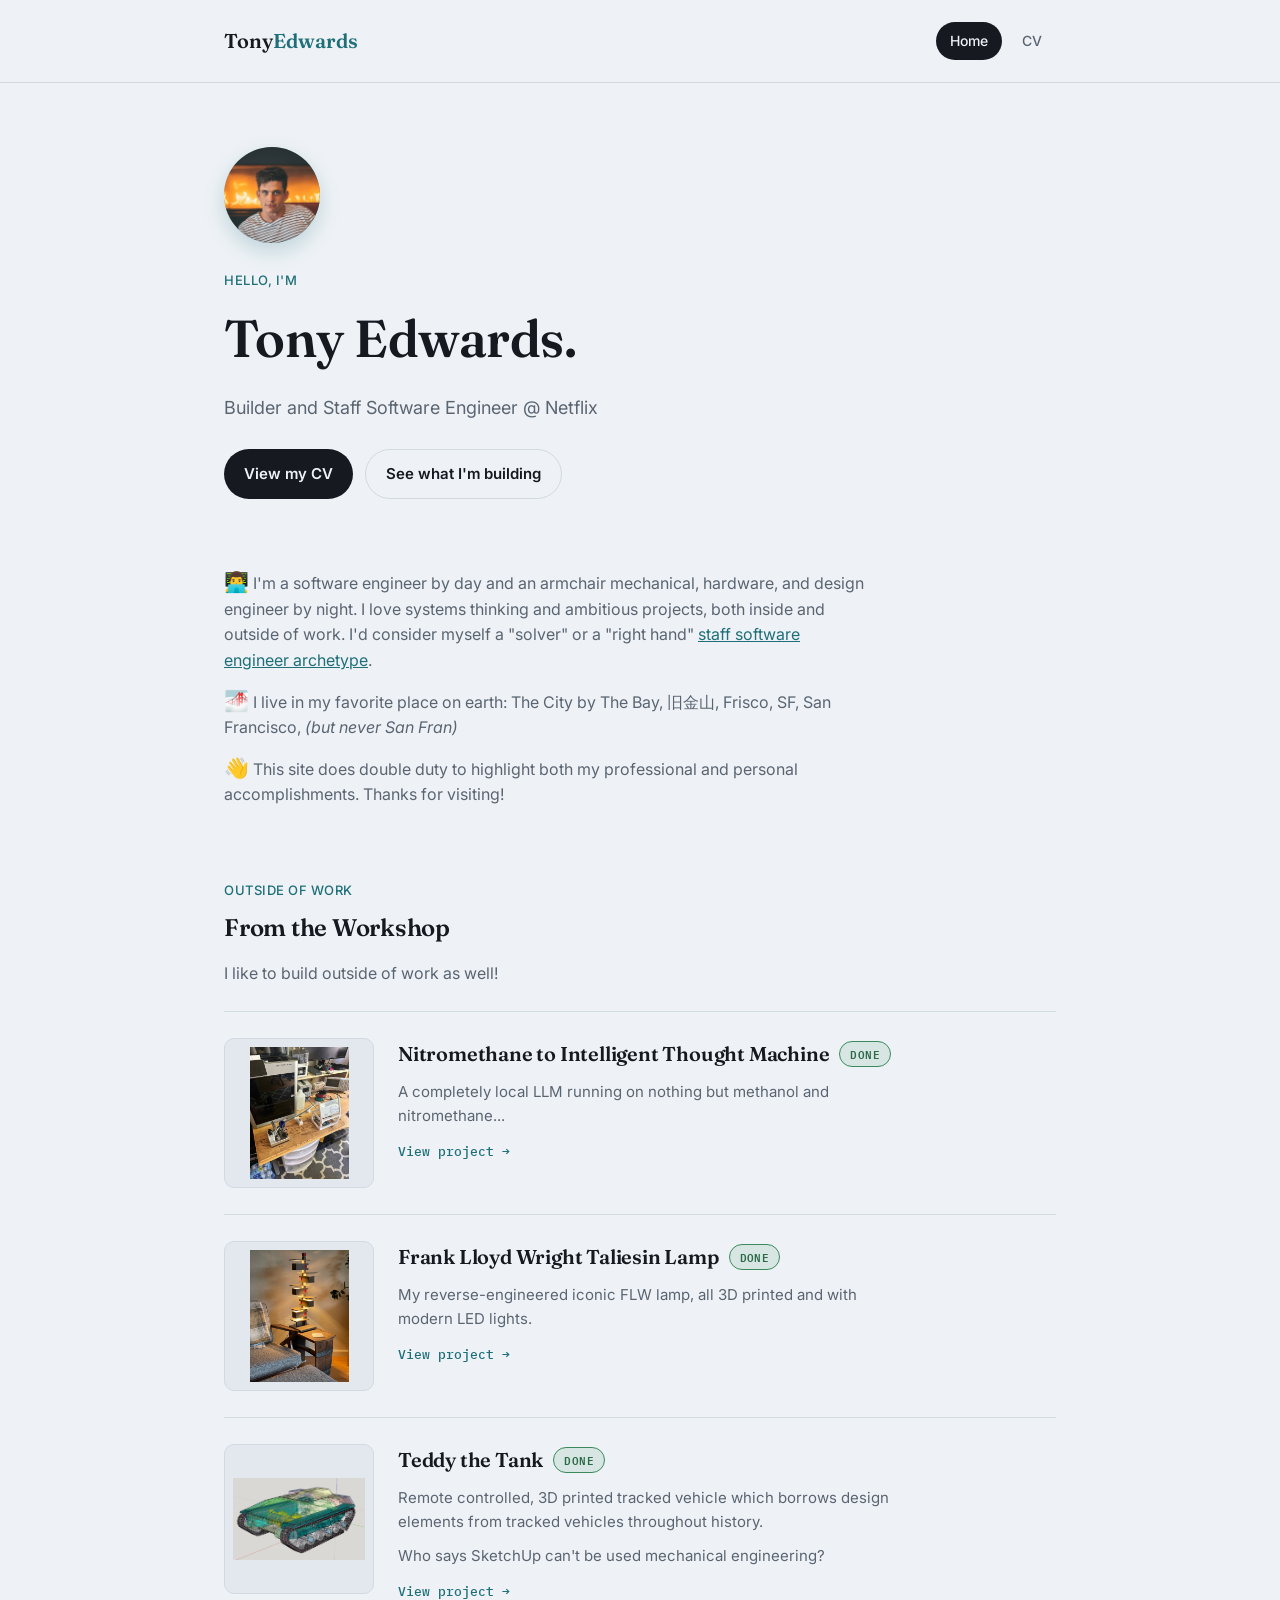
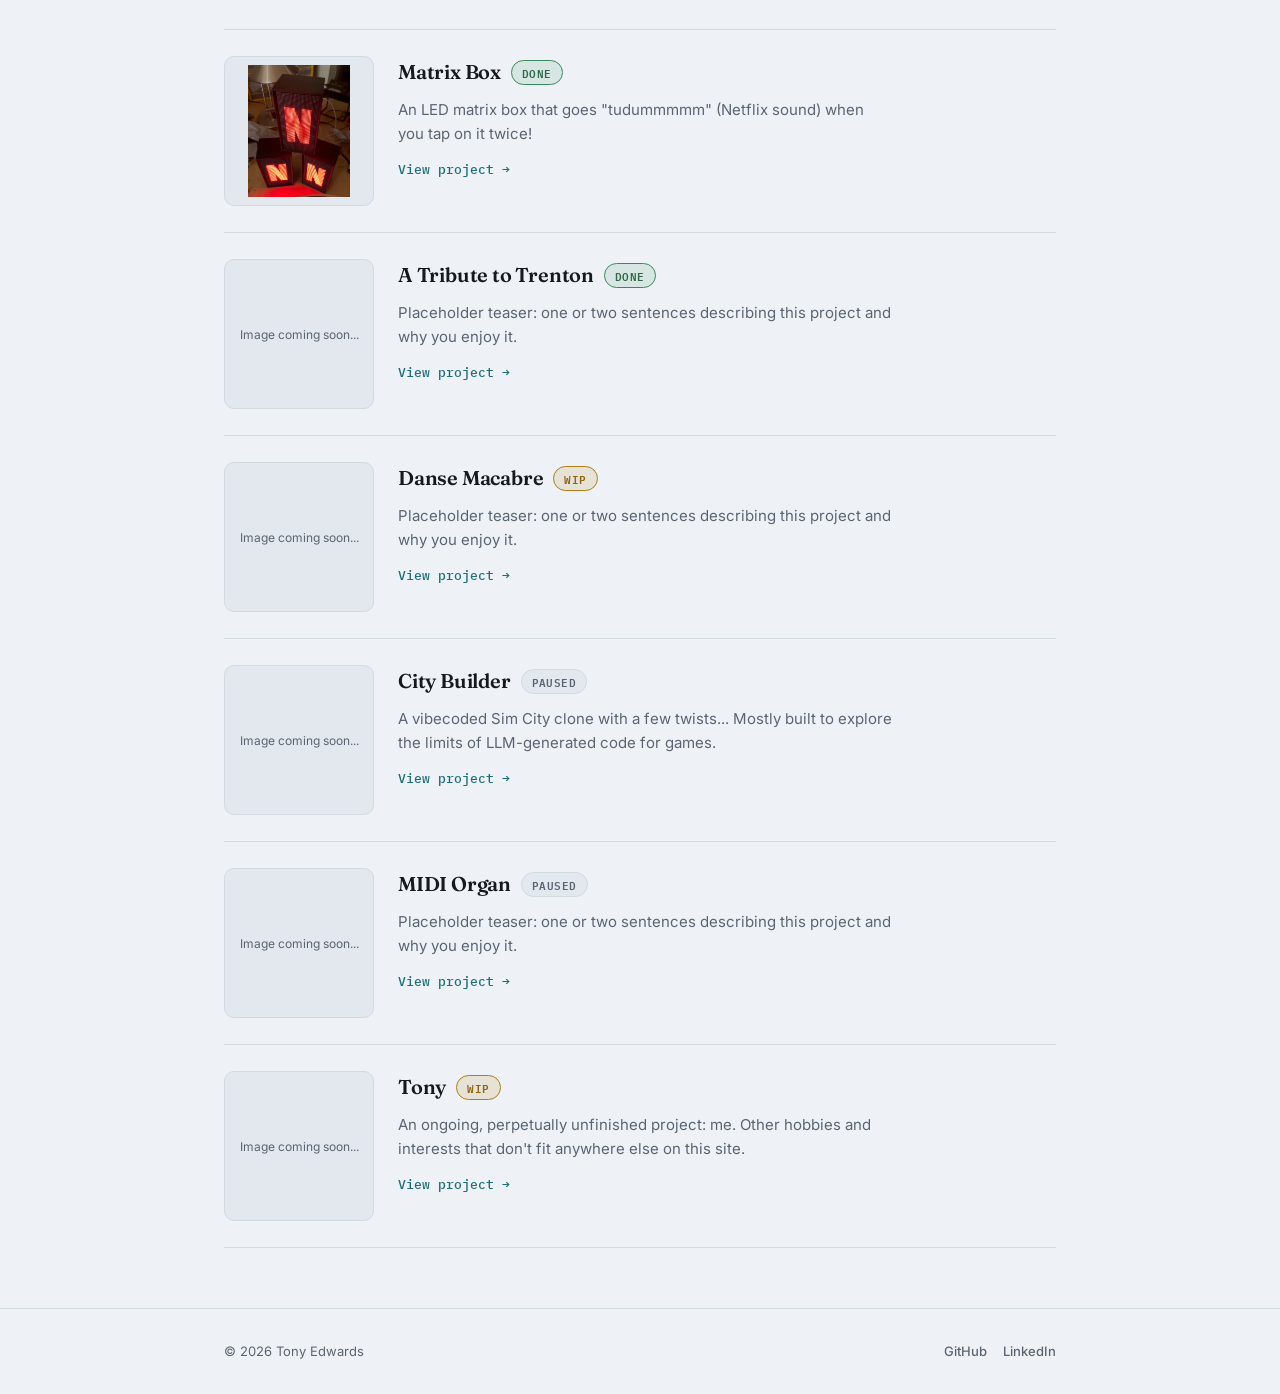
<file: index.html>
<!doctype html>
<html lang="en">

<head>
    <meta charset="utf-8" />
    <meta name="viewport" content="width=device-width,initial-scale=1" />
    <title>Tony Edwards - Engineer</title>
    <meta name="description" content="Tony Edwards - Engineer" />
    <link rel="stylesheet" href="/style.css" />
    <link rel="icon"
        href="data:image/svg+xml,<svg xmlns=%22http://www.w3.org/2000/svg%22 viewBox=%220 0 100 100%22><text y=%22.9em%22 font-size=%2290%22>%F0%9F%91%8B</text></svg>" />
</head>

<body>
    <header class="site-header">
        <div class="wrap">
            <a class="wordmark" href="/">Tony<span>Edwards</span></a>
            <nav class="main-nav" aria-label="Primary navigation">
                <a href="/" class="active">Home</a>
                <a href="/cv.html">CV</a>
            </nav>
        </div>
    </header>

    <main>
        <section class="hero wrap">
            <div class="portrait"><img src="/images/tony.jpeg" alt="Tony Edwards" /></div>
            <div class="kicker">Hello, I'm</div>
            <h1>Tony Edwards.</h1>
            <p class="lead">
                Builder and Staff Software Engineer @ Netflix
            </p>
            <div class="btn-row">
                <a class="btn btn-primary" href="/cv.html">View my CV</a>
                <a class="btn btn-outline" href="#workshop">See what I'm building</a>
            </div>
        </section>

        <section class="about wrap">
            <!-- 🔧 🏗️ -->
            <p>
                <a class="emoji">👨‍💻</a> I'm a software engineer by day and an armchair mechanical, hardware, and design engineer by night.
                I love systems thinking and ambitious projects, both inside and outside of work.
                I'd consider myself a "solver" or a "right hand" <a href="https://staffeng.com/guides/staff-archetypes/"
                    target="_blank">staff software engineer archetype</a>.
            </p>
            <p>
                <a class="emoji">🌁</a> I live in my favorite place on earth: The City by The Bay, 旧金山, Frisco, SF, San Francisco, <i>(but never
                San Fran)</i>
            </p>
            <p>
                <a class="emoji">👋</a> This site does double duty to highlight both my professional and personal accomplishments. Thanks for
                visiting!
            </p>
        </section>

        <section class="wrap" id="workshop">
            <div class="section-head">
                <span class="kicker">Outside of work</span>
                <h2>From the Workshop</h2>
                <p>I like to build outside of work as well!</p>
            </div>

            <div class="workshop-list">
                <a class="workshop-card" href="/projects/nitrollm/">
                    <div class="workshop-photo"><img src="/projects/nitrollm/images/total.jpeg" /></div>
                    <div class="workshop-text">
                        <div class="title-row">
                            <h3>Nitromethane to Intelligent Thought Machine</h3>
                            <span class="status-tag status-done">Done</span>
                        </div>
                        <p>A completely local LLM running on nothing but methanol and nitromethane...</p>
                        <span class="go">View project →</span>
                    </div>
                </a>

                <a class="workshop-card" href="/projects/flwlamp/">
                    <div class="workshop-photo"><img src="/projects/flwlamp/images/lamp.jpg" /></div>
                    <div class="workshop-text">
                        <div class="title-row">
                            <h3>Frank Lloyd Wright Taliesin Lamp</h3>
                            <span class="status-tag status-done">Done</span>
                        </div>
                        <p>My reverse-engineered iconic FLW lamp, all 3D printed and with modern LED lights.</p>
                        <span class="go">View project →</span>
                    </div>
                </a>

                <a class="workshop-card" href="/projects/teddy-tank/">
                    <div class="workshop-photo"><img src="/projects/teddy-tank/images/xray.png" /></div>
                    <div class="workshop-text">
                        <div class="title-row">
                            <h3>Teddy the Tank</h3>
                            <span class="status-tag status-done">Done</span>
                        </div>
                        <p>Remote controlled, 3D printed tracked vehicle which borrows design elements from tracked
                            vehicles throughout history.</p>
                            <p>Who says SketchUp can't be used mechanical engineering?</p>
                        <span class="go">View project →</span>
                    </div>
                </a>

                <a class="workshop-card" href="/projects/matrixbox/">
                    <div class="workshop-photo"><img src="/projects/matrixbox/images/matrixbox.png" /></div>
                    <div class="workshop-text">
                        <div class="title-row">
                            <h3>Matrix Box</h3>
                            <span class="status-tag status-done">Done</span>
                        </div>
                        <p>An LED matrix box that goes "tudummmmm" (Netflix sound) when you tap on it twice!</p>
                        <span class="go">View project →</span>
                    </div>
                </a>

                <a class="workshop-card" href="/projects/tribute-to-trenton/">
                    <div class="workshop-photo">Image coming soon...</div>
                    <div class="workshop-text">
                        <div class="title-row">
                            <h3>A Tribute to Trenton</h3>
                            <span class="status-tag status-done">Done</span>
                        </div>
                        <p>Placeholder teaser: one or two sentences describing this project and why you enjoy it.</p>
                        <span class="go">View project →</span>
                    </div>
                </a>

                <a class="workshop-card" href="/projects/danse-macabre/">
                    <div class="workshop-photo">Image coming soon...</div>
                    <div class="workshop-text">
                        <div class="title-row">
                            <h3>Danse Macabre</h3>
                            <span class="status-tag status-wip">WIP</span>
                        </div>
                        <p>Placeholder teaser: one or two sentences describing this project and why you enjoy it.</p>
                        <span class="go">View project →</span>
                    </div>
                </a>

                <a class="workshop-card" href="/projects/city-builder/">
                    <div class="workshop-photo">Image coming soon...</div>
                    <div class="workshop-text">
                        <div class="title-row">
                            <h3>City Builder</h3>
                            <span class="status-tag status-paused">PAUSED</span>
                        </div>
                        <p>A vibecoded Sim City clone with a few twists... Mostly built to explore the limits of
                            LLM-generated code for games.</p>
                        <span class="go">View project →</span>
                    </div>
                </a>

                <a class="workshop-card" href="/projects/midi-organ/">
                    <div class="workshop-photo">Image coming soon...</div>
                    <div class="workshop-text">
                        <div class="title-row">
                            <h3>MIDI Organ</h3>
                            <span class="status-tag status-paused">PAUSED</span>
                        </div>
                        <p>Placeholder teaser: one or two sentences describing this project and why you enjoy it.</p>
                        <span class="go">View project →</span>
                    </div>
                </a>

                <a class="workshop-card" href="/projects/tony/">
                    <div class="workshop-photo">Image coming soon...</div>
                    <div class="workshop-text">
                        <div class="title-row">
                            <h3>Tony</h3>
                            <span class="status-tag status-wip">WIP</span>
                        </div>
                        <p>An ongoing, perpetually unfinished project: me. Other hobbies and interests that don't fit
                            anywhere else on this site.</p>
                        <span class="go">View project →</span>
                    </div>
                </a>
            </div>
        </section>
    </main>

    <footer class="site-footer">
        <div class="wrap">
            <div class="small">© <span id="year">2026</span> Tony Edwards</div>
            <div class="social-links">
                <a href="https://github.com/tedwards947">GitHub</a>
                <a href="https://www.linkedin.com/in/tedwards947/">LinkedIn</a>
            </div>
        </div>
    </footer>

    <script>document.getElementById('year').textContent = new Date().getFullYear();</script>
</body>

</html>
</file>
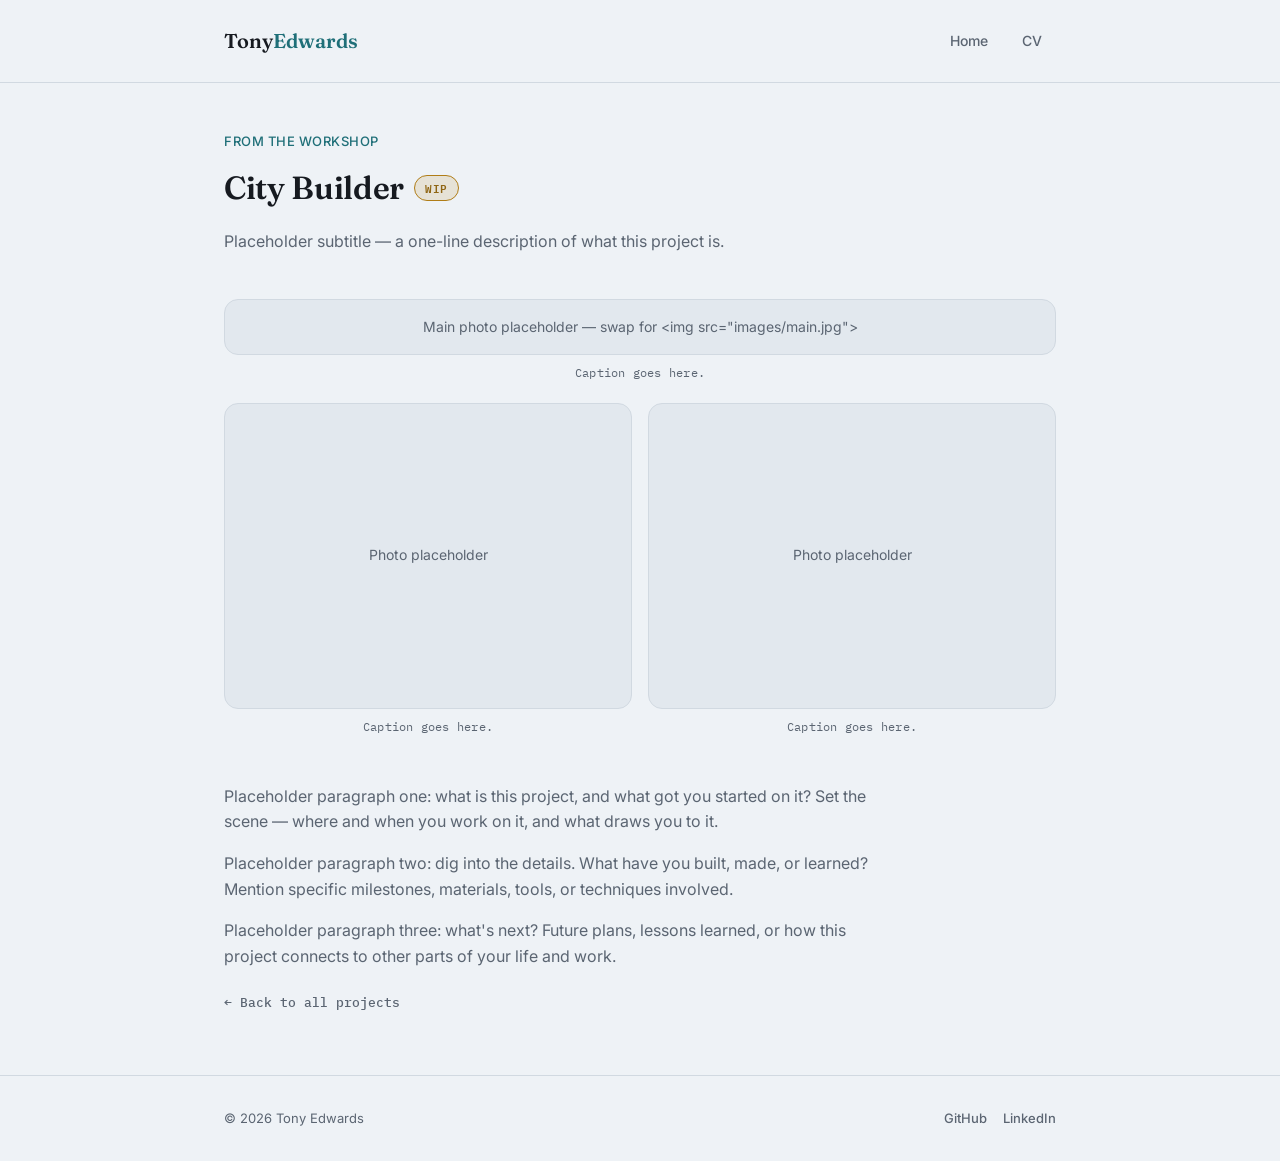
<file: projects/city-builder/index.html>
<!doctype html>
<html lang="en">
<head>
    <meta charset="utf-8" />
    <meta name="viewport" content="width=device-width,initial-scale=1" />
    <title>City Builder — Tony Edwards</title>
    <link rel="stylesheet" href="/style.css" />
    <link rel="icon" href="data:image/svg+xml,<svg xmlns=%22http://www.w3.org/2000/svg%22 viewBox=%220 0 100 100%22><text y=%22.9em%22 font-size=%2290%22>%F0%9F%91%8B</text></svg>" />
</head>
<body>
    <header class="site-header">
        <div class="wrap">
            <a class="wordmark" href="/">Tony<span>Edwards</span></a>
            <nav class="main-nav" aria-label="Primary navigation">
                <a href="/">Home</a>
                <a href="/cv.html">CV</a>
            </nav>
        </div>
    </header>

    <main class="wrap">
        <div class="project-hero">
            <span class="kicker">From the Workshop</span>
            <div class="title-row">
                <h1>City Builder</h1>
                <span class="status-tag status-wip">WIP</span>
            </div>
            <p class="lead" style="color:var(--ink-soft)">Placeholder subtitle — a one-line description of what this project is.</p>
        </div>

        <figure class="media-figure">
            <div class="project-media">Main photo placeholder — swap for &lt;img src="images/main.jpg"&gt;</div>
            <figcaption>Caption goes here.</figcaption>
        </figure>

        <div class="gallery-row">
            <figure class="media-figure">
                <div class="project-media">Photo placeholder</div>
                <figcaption>Caption goes here.</figcaption>
            </figure>
            <figure class="media-figure">
                <div class="project-media">Photo placeholder</div>
                <figcaption>Caption goes here.</figcaption>
            </figure>
        </div>

        <div class="project-body">
            <p>
                Placeholder paragraph one: what is this project, and what got you started on it?
                Set the scene — where and when you work on it, and what draws you to it.
            </p>
            <p>
                Placeholder paragraph two: dig into the details. What have you built, made, or learned?
                Mention specific milestones, materials, tools, or techniques involved.
            </p>
            <p>
                Placeholder paragraph three: what's next? Future plans, lessons learned, or how this
                project connects to other parts of your life and work.
            </p>

            <a class="back-link" href="/index.html#workshop">← Back to all projects</a>
        </div>
    </main>

    <footer class="site-footer">
        <div class="wrap">
            <div class="small">© <span id="year">2026</span> Tony Edwards</div>
            <div class="social-links">
                <a href="https://github.com/tedwards947">GitHub</a>
                <a href="https://www.linkedin.com/in/tedwards947/">LinkedIn</a>
            </div>
        </div>
    </footer>

    <script>document.getElementById('year').textContent = new Date().getFullYear();</script>
</body>
</html>
</file>
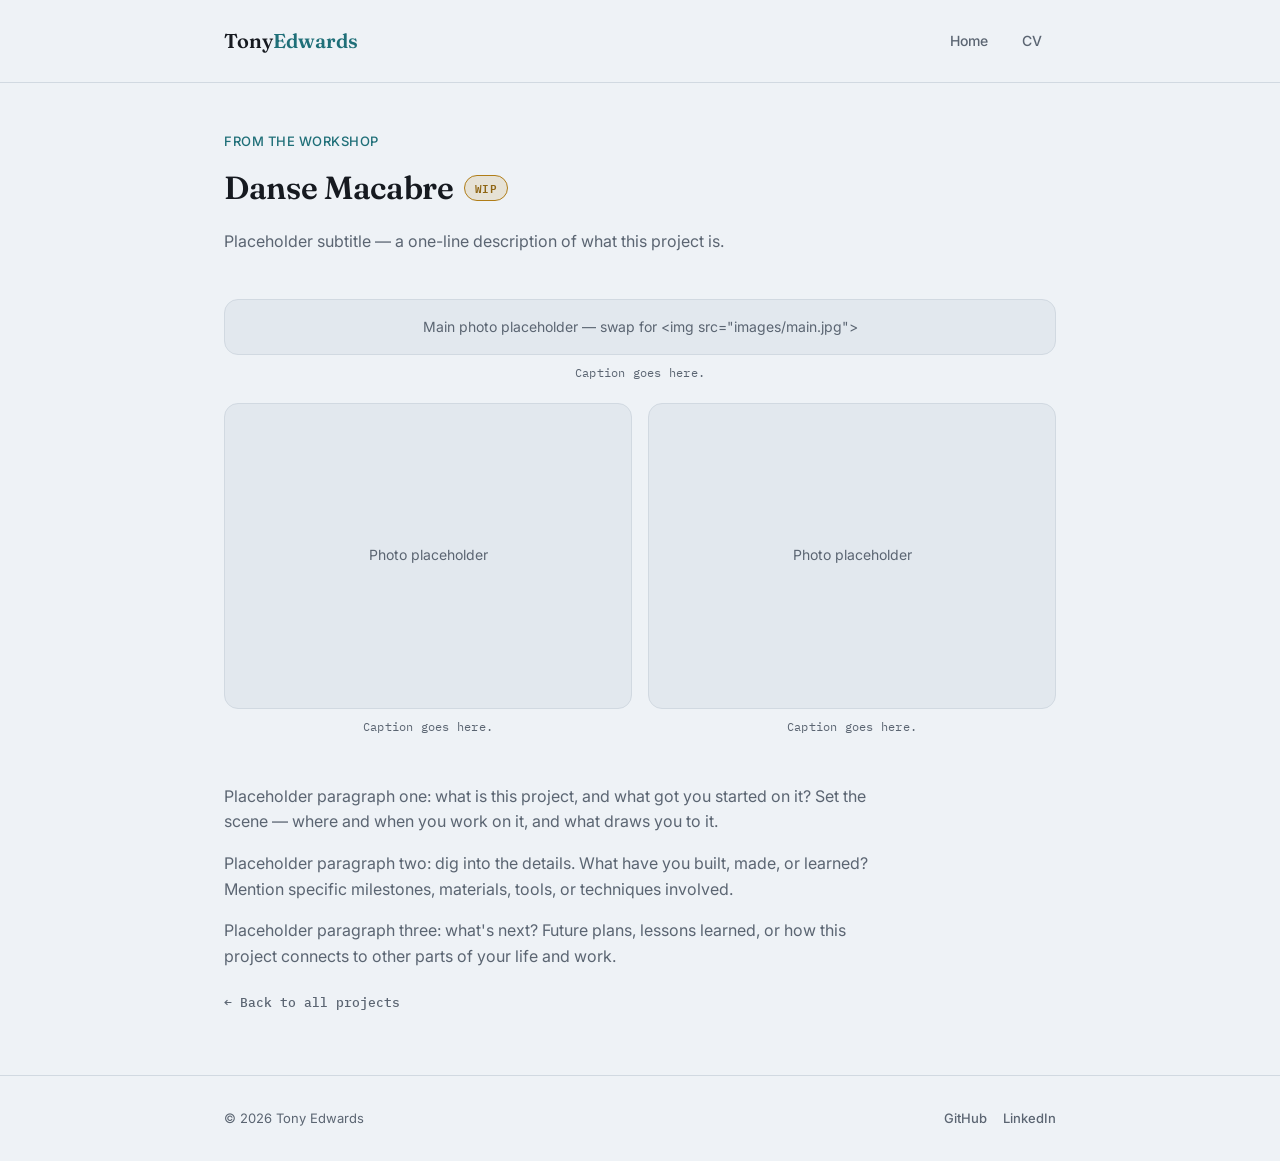
<file: projects/danse-macabre/index.html>
<!doctype html>
<html lang="en">
<head>
    <meta charset="utf-8" />
    <meta name="viewport" content="width=device-width,initial-scale=1" />
    <title>Danse Macabre — Tony Edwards</title>
    <link rel="stylesheet" href="/style.css" />
    <link rel="icon" href="data:image/svg+xml,<svg xmlns=%22http://www.w3.org/2000/svg%22 viewBox=%220 0 100 100%22><text y=%22.9em%22 font-size=%2290%22>%F0%9F%91%8B</text></svg>" />
</head>
<body>
    <header class="site-header">
        <div class="wrap">
            <a class="wordmark" href="/">Tony<span>Edwards</span></a>
            <nav class="main-nav" aria-label="Primary navigation">
                <a href="/">Home</a>
                <a href="/cv.html">CV</a>
            </nav>
        </div>
    </header>

    <main class="wrap">
        <div class="project-hero">
            <span class="kicker">From the Workshop</span>
            <div class="title-row">
                <h1>Danse Macabre</h1>
                <span class="status-tag status-wip">WIP</span>
            </div>
            <p class="lead" style="color:var(--ink-soft)">Placeholder subtitle — a one-line description of what this project is.</p>
        </div>

        <figure class="media-figure">
            <div class="project-media">Main photo placeholder — swap for &lt;img src="images/main.jpg"&gt;</div>
            <figcaption>Caption goes here.</figcaption>
        </figure>

        <div class="gallery-row">
            <figure class="media-figure">
                <div class="project-media">Photo placeholder</div>
                <figcaption>Caption goes here.</figcaption>
            </figure>
            <figure class="media-figure">
                <div class="project-media">Photo placeholder</div>
                <figcaption>Caption goes here.</figcaption>
            </figure>
        </div>

        <div class="project-body">
            <p>
                Placeholder paragraph one: what is this project, and what got you started on it?
                Set the scene — where and when you work on it, and what draws you to it.
            </p>
            <p>
                Placeholder paragraph two: dig into the details. What have you built, made, or learned?
                Mention specific milestones, materials, tools, or techniques involved.
            </p>
            <p>
                Placeholder paragraph three: what's next? Future plans, lessons learned, or how this
                project connects to other parts of your life and work.
            </p>

            <a class="back-link" href="/index.html#workshop">← Back to all projects</a>
        </div>
    </main>

    <footer class="site-footer">
        <div class="wrap">
            <div class="small">© <span id="year">2026</span> Tony Edwards</div>
            <div class="social-links">
                <a href="https://github.com/tedwards947">GitHub</a>
                <a href="https://www.linkedin.com/in/tedwards947/">LinkedIn</a>
            </div>
        </div>
    </footer>

    <script>document.getElementById('year').textContent = new Date().getFullYear();</script>
</body>
</html>
</file>
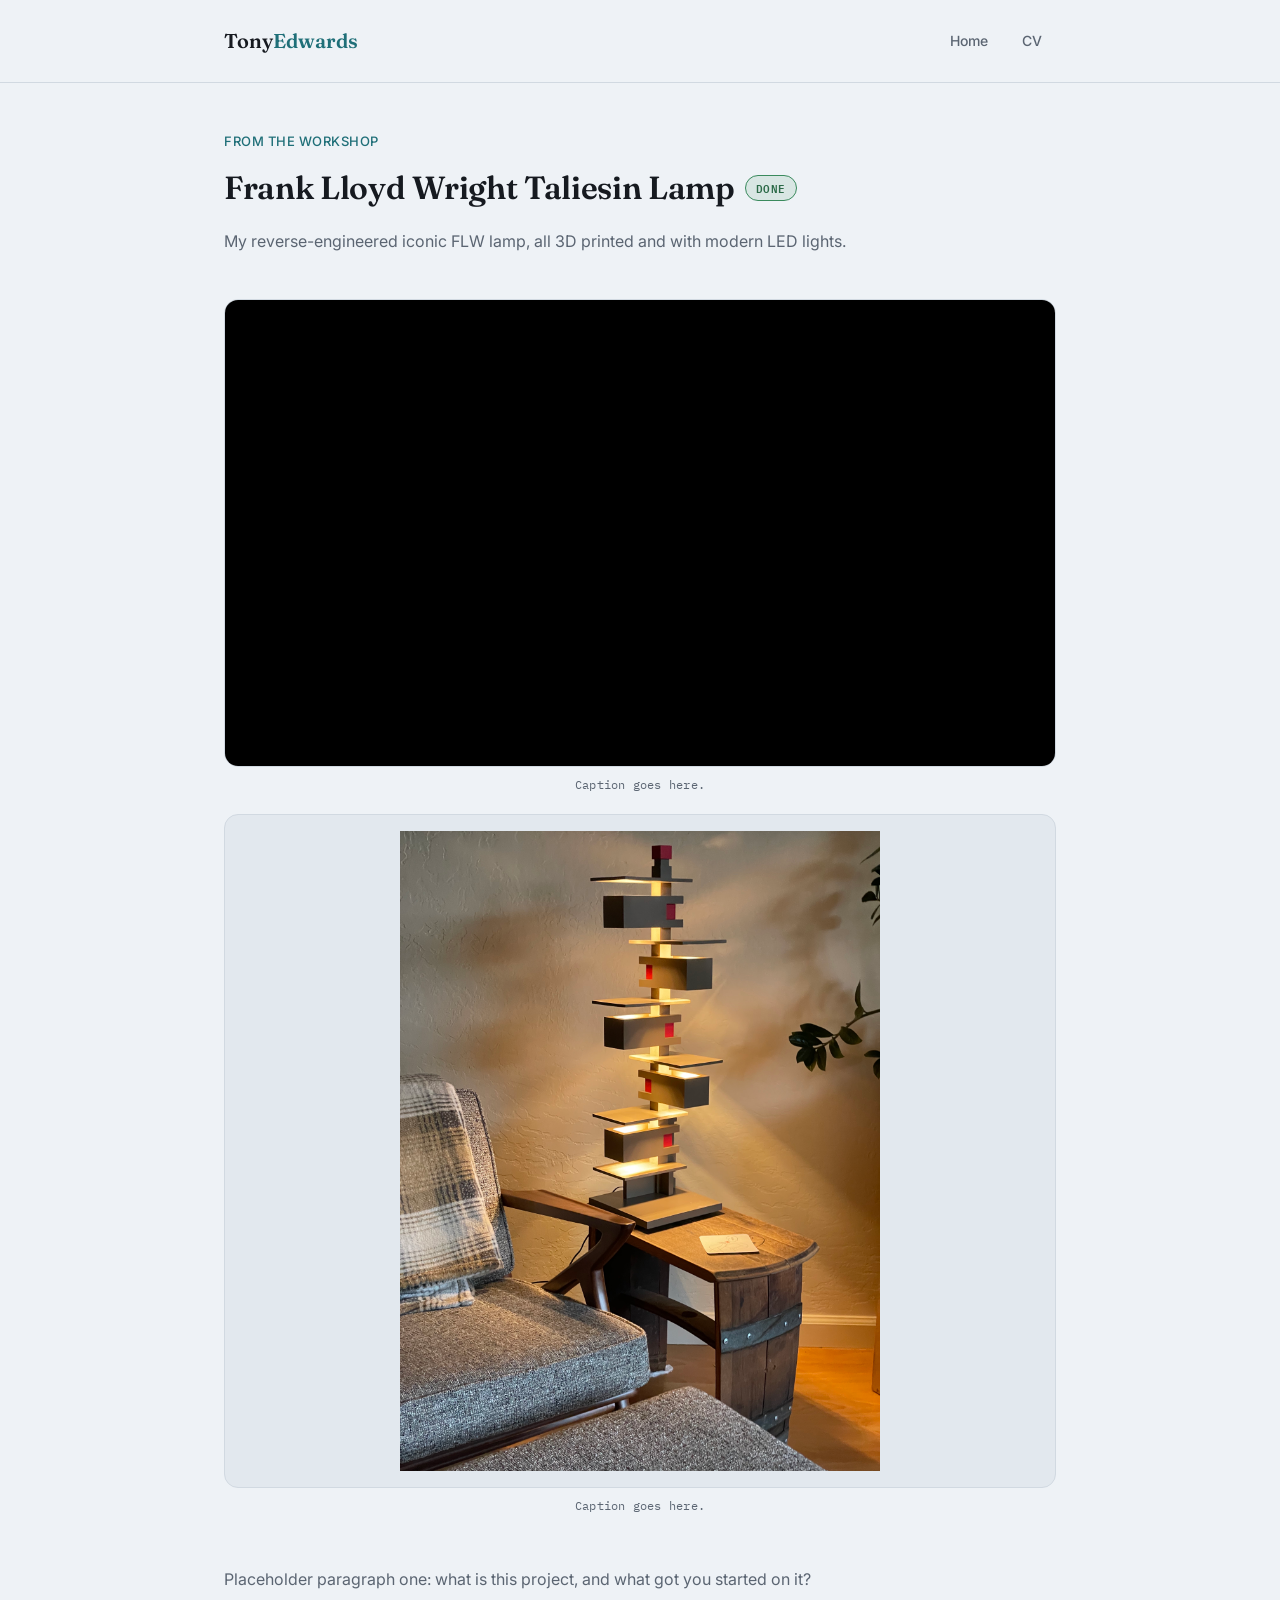
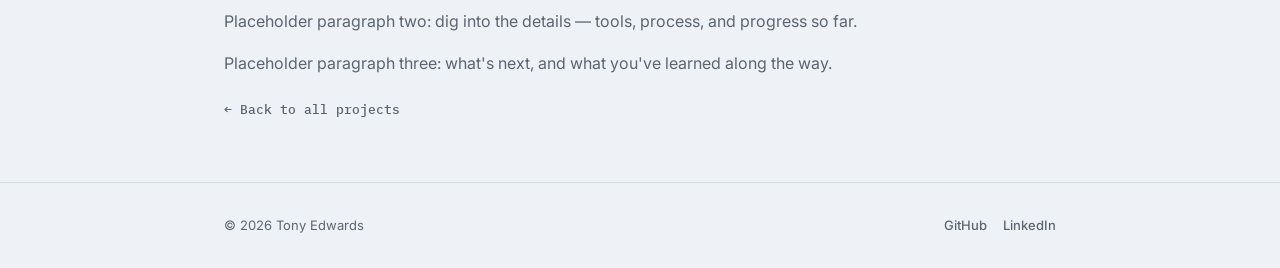
<file: projects/flwlamp/index.html>
<!doctype html>
<html lang="en">
<head>
    <meta charset="utf-8" />
    <meta name="viewport" content="width=device-width,initial-scale=1" />
    <title>Frank Lloyd Wright Taliesin Lamp — Tony Edwards</title>
    <link rel="stylesheet" href="/style.css" />
    <link rel="icon" href="data:image/svg+xml,<svg xmlns=%22http://www.w3.org/2000/svg%22 viewBox=%220 0 100 100%22><text y=%22.9em%22 font-size=%2290%22>%F0%9F%91%8B</text></svg>" />
</head>
<body>
    <header class="site-header">
        <div class="wrap">
            <a class="wordmark" href="/">Tony<span>Edwards</span></a>
            <nav class="main-nav" aria-label="Primary navigation">
                <a href="/">Home</a>
                <a href="/cv.html">CV</a>
            </nav>
        </div>
    </header>

    <main class="wrap">
        <div class="project-hero">
            <span class="kicker">From the Workshop</span>
            <div class="title-row">
                <h1>Frank Lloyd Wright Taliesin Lamp</h1>
                <span class="status-tag status-done">Done</span>
            </div>
            <p class="lead" style="color:var(--ink-soft)">My reverse-engineered iconic FLW lamp, all 3D printed and with modern LED lights.</p>
        </div>

        <figure class="media-figure">
            <div class="video-embed">
                <iframe src="https://www.youtube.com/embed/n9rO4Jd_Wvo?si=3AwB_FITfoHOKyrq" title="Frank Lloyd Wright Taliesin Lamp demo video" allowfullscreen loading="lazy"></iframe>
            </div>
            <figcaption>Caption goes here.</figcaption>
        </figure>

        <figure class="media-figure">
            <div class="project-media"><img src="images/lamp.jpg"/></div>
            <figcaption>Caption goes here.</figcaption>
        </figure>

        <div class="project-body">
            <p>
                Placeholder paragraph one: what is this project, and what got you started on it?
            </p>
            <p>
                Placeholder paragraph two: dig into the details — tools, process, and progress so far.
            </p>
            <p>
                Placeholder paragraph three: what's next, and what you've learned along the way.
            </p>

            <a class="back-link" href="/index.html#workshop">← Back to all projects</a>
        </div>
    </main>

    <footer class="site-footer">
        <div class="wrap">
            <div class="small">© <span id="year">2026</span> Tony Edwards</div>
            <div class="social-links">
                <a href="https://github.com/tedwards947">GitHub</a>
                <a href="https://www.linkedin.com/in/tedwards947/">LinkedIn</a>
            </div>
        </div>
    </footer>

    <script>document.getElementById('year').textContent = new Date().getFullYear();</script>
</body>
</html>
</file>
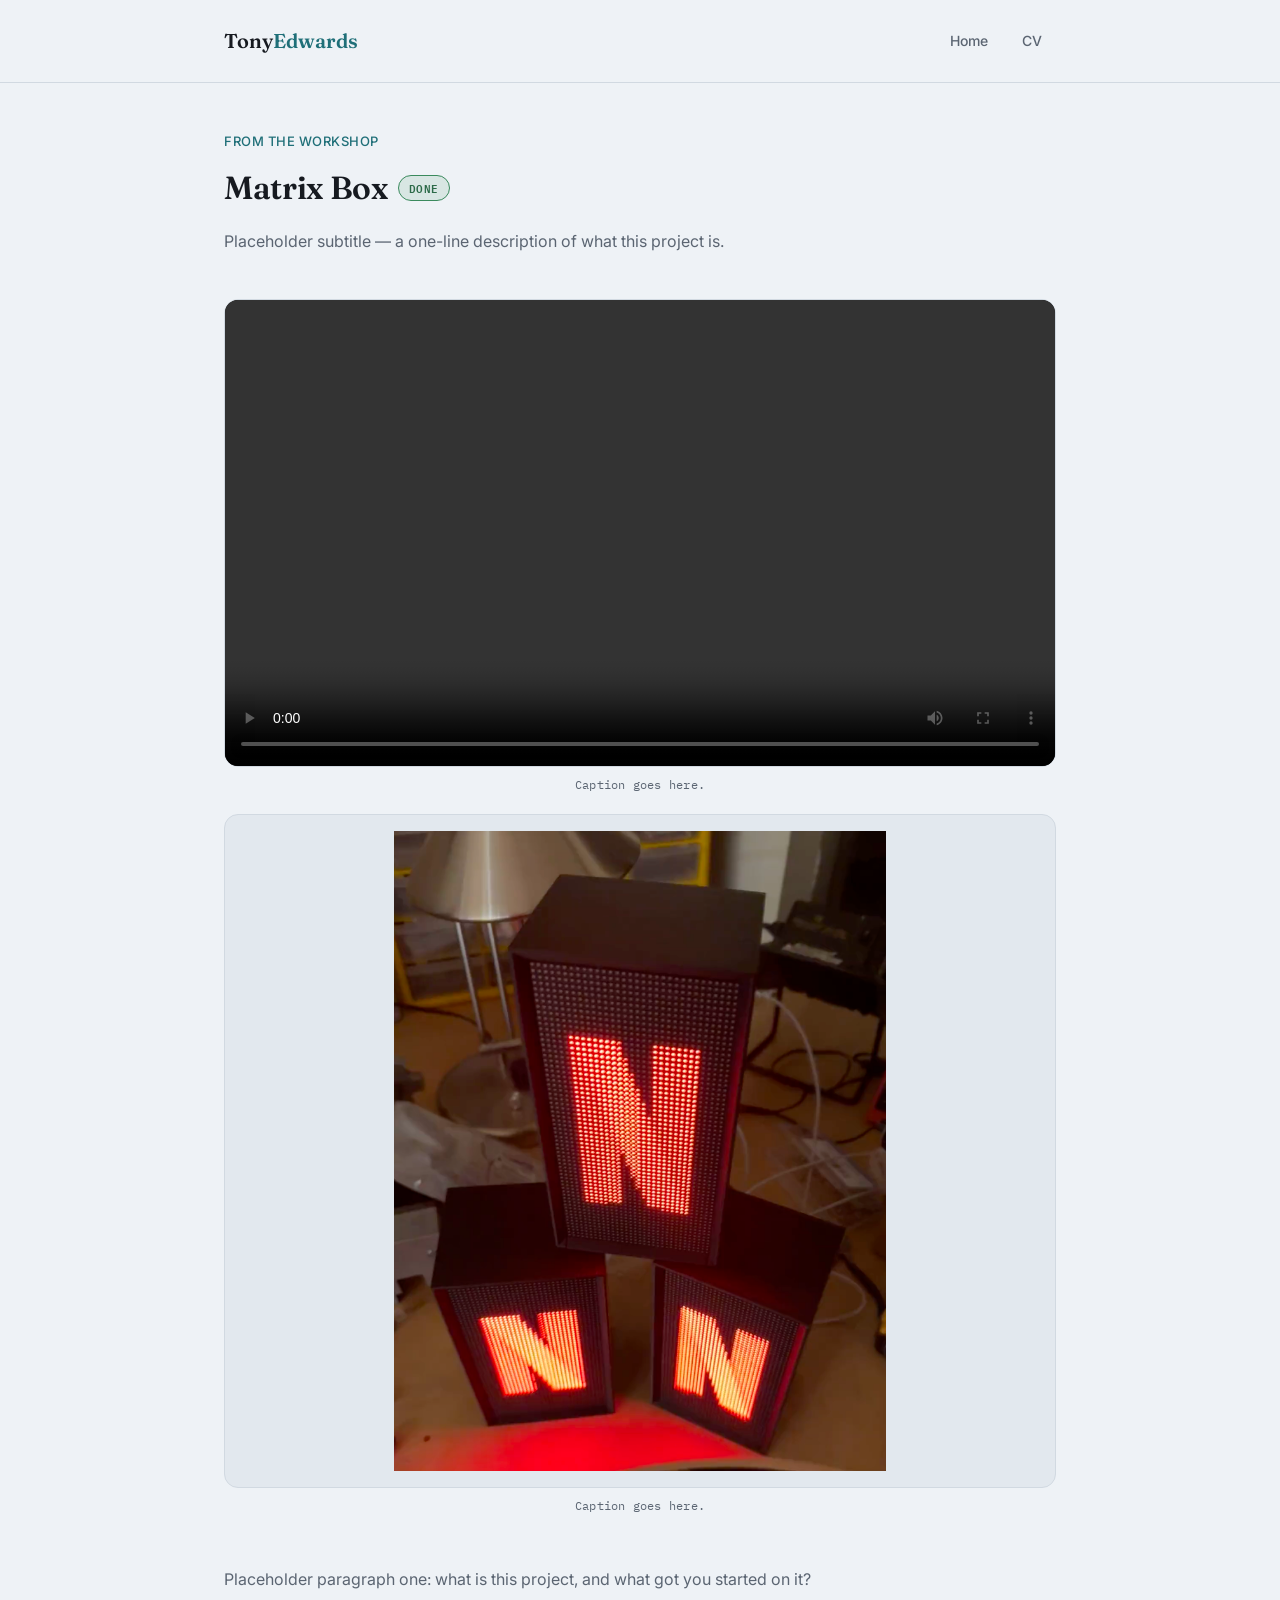
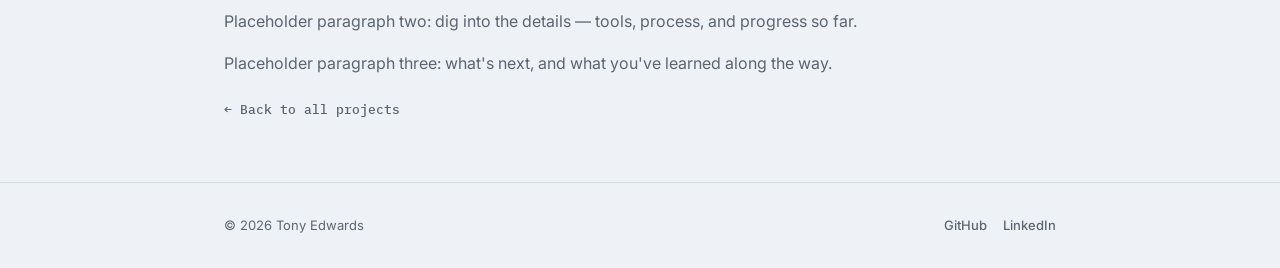
<file: projects/matrixbox/index.html>
<!doctype html>
<html lang="en">
<head>
    <meta charset="utf-8" />
    <meta name="viewport" content="width=device-width,initial-scale=1" />
    <title>Matrix Box — Tony Edwards</title>
    <link rel="stylesheet" href="/style.css" />
    <link rel="icon" href="data:image/svg+xml,<svg xmlns=%22http://www.w3.org/2000/svg%22 viewBox=%220 0 100 100%22><text y=%22.9em%22 font-size=%2290%22>%F0%9F%91%8B</text></svg>" />
</head>
<body>
    <header class="site-header">
        <div class="wrap">
            <a class="wordmark" href="/">Tony<span>Edwards</span></a>
            <nav class="main-nav" aria-label="Primary navigation">
                <a href="/">Home</a>
                <a href="/cv.html">CV</a>
            </nav>
        </div>
    </header>

    <main class="wrap">
        <div class="project-hero">
            <span class="kicker">From the Workshop</span>
            <div class="title-row">
                <h1>Matrix Box</h1>
                <span class="status-tag status-done">DONE</span>
            </div>
            <p class="lead" style="color:var(--ink-soft)">Placeholder subtitle — a one-line description of what this project is.</p>
        </div>

        <figure class="media-figure">
            <div class="video-embed">
                <video controls preload="metadata" playsinline>
                    <source src="https://github.com/tedwards947/matrixbox/assets/7747404/8bbe70ba-c29b-47f5-9afa-6fba602c5440" type="video/mp4">
                    Your browser doesn't support embedded video. <a href="https://github.com/tedwards947/matrixbox/assets/7747404/8bbe70ba-c29b-47f5-9afa-6fba602c5440">Watch it here</a> instead.
                </video>
            </div>
            <figcaption>Caption goes here.</figcaption>
        </figure>

        <figure class="media-figure">
            <div class="project-media"><img src="images/matrixbox.png"/></div>
            <figcaption>Caption goes here.</figcaption>
        </figure>

        <div class="project-body">
            <p>
                Placeholder paragraph one: what is this project, and what got you started on it?
            </p>
            <p>
                Placeholder paragraph two: dig into the details — tools, process, and progress so far.
            </p>
            <p>
                Placeholder paragraph three: what's next, and what you've learned along the way.
            </p>

            <a class="back-link" href="/index.html#workshop">← Back to all projects</a>
        </div>
    </main>

    <footer class="site-footer">
        <div class="wrap">
            <div class="small">© <span id="year">2026</span> Tony Edwards</div>
            <div class="social-links">
                <a href="https://github.com/tedwards947">GitHub</a>
                <a href="https://www.linkedin.com/in/tedwards947/">LinkedIn</a>
            </div>
        </div>
    </footer>

    <script>document.getElementById('year').textContent = new Date().getFullYear();</script>
</body>
</html>
</file>
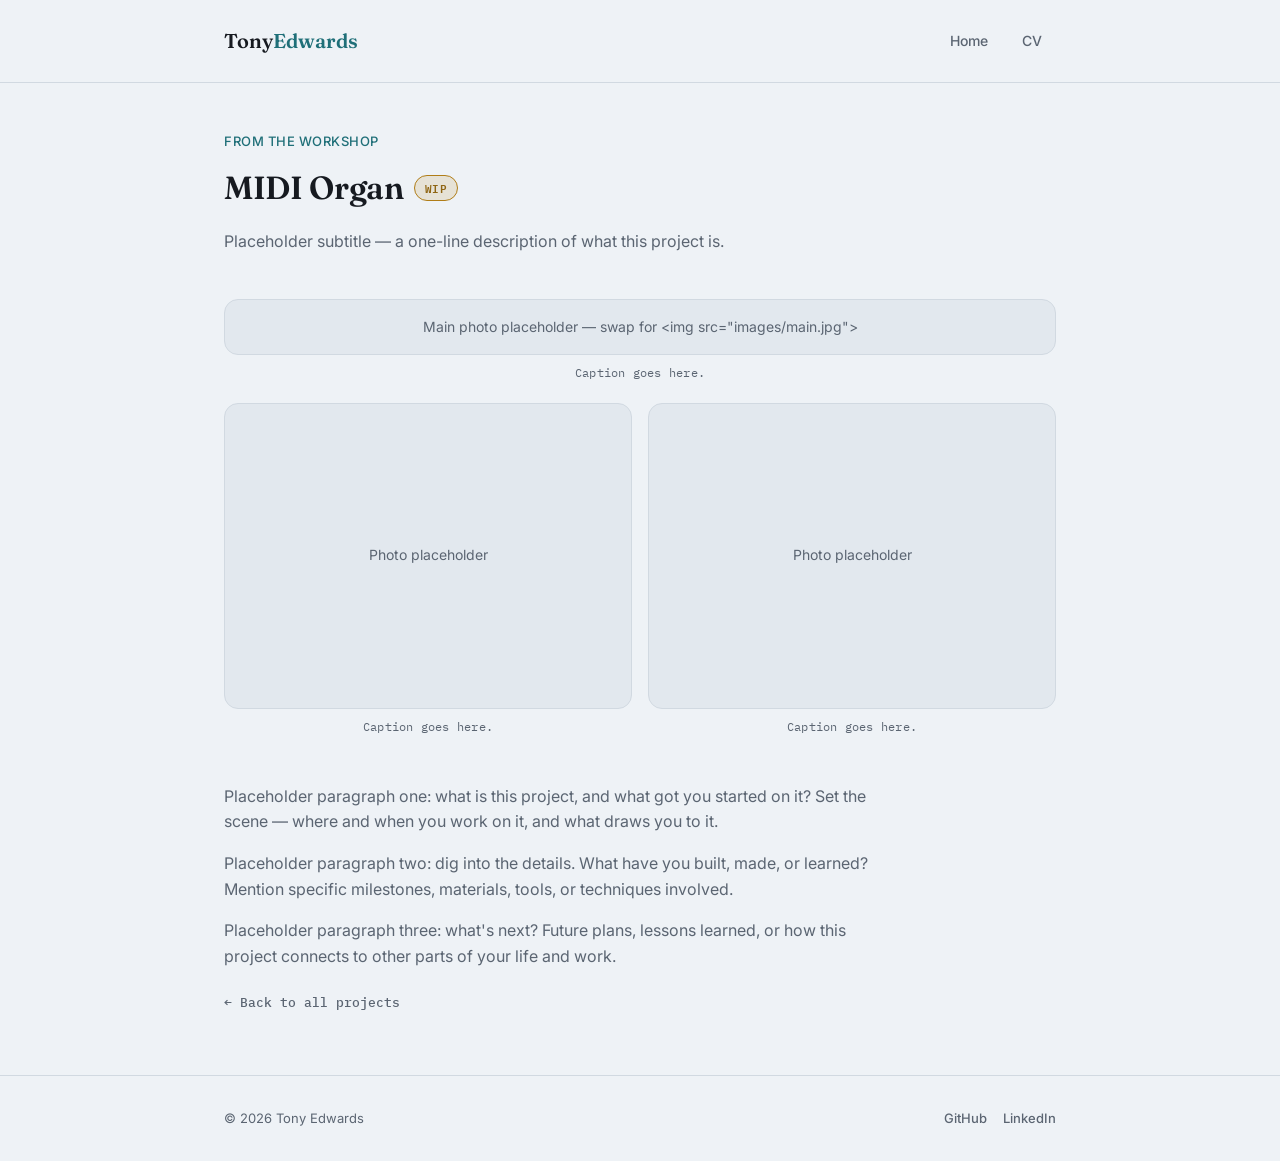
<file: projects/midi-organ/index.html>
<!doctype html>
<html lang="en">
<head>
    <meta charset="utf-8" />
    <meta name="viewport" content="width=device-width,initial-scale=1" />
    <title>MIDI Organ — Tony Edwards</title>
    <link rel="stylesheet" href="/style.css" />
    <link rel="icon" href="data:image/svg+xml,<svg xmlns=%22http://www.w3.org/2000/svg%22 viewBox=%220 0 100 100%22><text y=%22.9em%22 font-size=%2290%22>%F0%9F%91%8B</text></svg>" />
</head>
<body>
    <header class="site-header">
        <div class="wrap">
            <a class="wordmark" href="/">Tony<span>Edwards</span></a>
            <nav class="main-nav" aria-label="Primary navigation">
                <a href="/">Home</a>
                <a href="/cv.html">CV</a>
            </nav>
        </div>
    </header>

    <main class="wrap">
        <div class="project-hero">
            <span class="kicker">From the Workshop</span>
            <div class="title-row">
                <h1>MIDI Organ</h1>
                <span class="status-tag status-wip">WIP</span>
            </div>
            <p class="lead" style="color:var(--ink-soft)">Placeholder subtitle — a one-line description of what this project is.</p>
        </div>

        <figure class="media-figure">
            <div class="project-media">Main photo placeholder — swap for &lt;img src="images/main.jpg"&gt;</div>
            <figcaption>Caption goes here.</figcaption>
        </figure>

        <div class="gallery-row">
            <figure class="media-figure">
                <div class="project-media">Photo placeholder</div>
                <figcaption>Caption goes here.</figcaption>
            </figure>
            <figure class="media-figure">
                <div class="project-media">Photo placeholder</div>
                <figcaption>Caption goes here.</figcaption>
            </figure>
        </div>

        <div class="project-body">
            <p>
                Placeholder paragraph one: what is this project, and what got you started on it?
                Set the scene — where and when you work on it, and what draws you to it.
            </p>
            <p>
                Placeholder paragraph two: dig into the details. What have you built, made, or learned?
                Mention specific milestones, materials, tools, or techniques involved.
            </p>
            <p>
                Placeholder paragraph three: what's next? Future plans, lessons learned, or how this
                project connects to other parts of your life and work.
            </p>

            <a class="back-link" href="/index.html#workshop">← Back to all projects</a>
        </div>
    </main>

    <footer class="site-footer">
        <div class="wrap">
            <div class="small">© <span id="year">2026</span> Tony Edwards</div>
            <div class="social-links">
                <a href="https://github.com/tedwards947">GitHub</a>
                <a href="https://www.linkedin.com/in/tedwards947/">LinkedIn</a>
            </div>
        </div>
    </footer>

    <script>document.getElementById('year').textContent = new Date().getFullYear();</script>
</body>
</html>
</file>
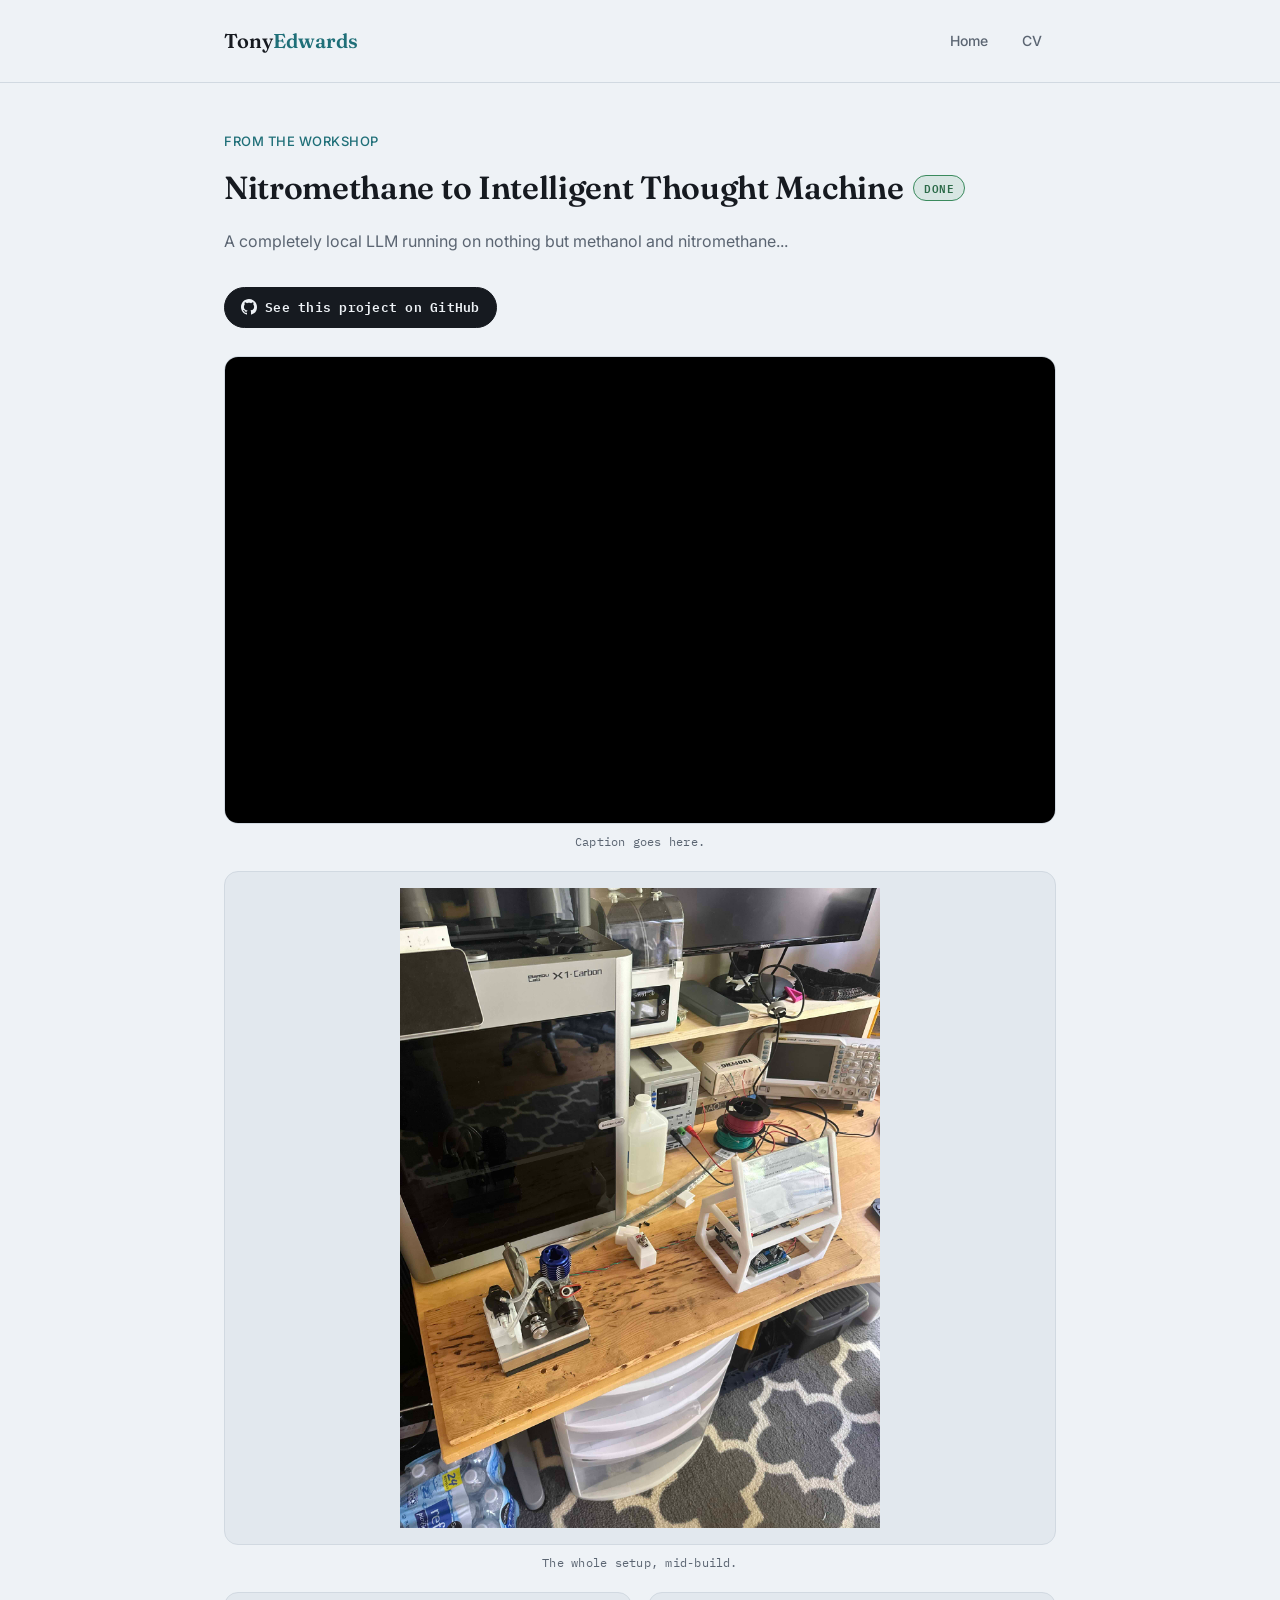
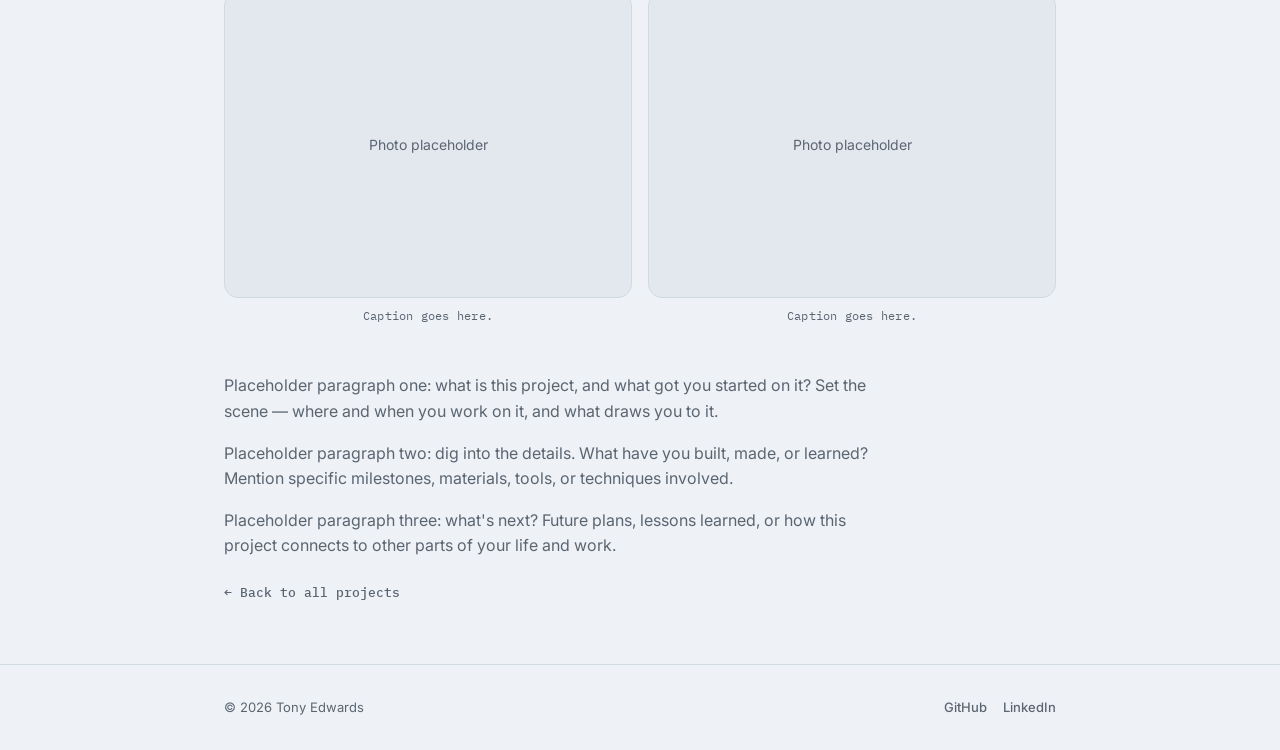
<file: projects/nitrollm/index.html>
<!doctype html>
<html lang="en">

<head>
    <meta charset="utf-8" />
    <meta name="viewport" content="width=device-width,initial-scale=1" />
    <title>Nitromethane to Intelligent Thought Machine — Tony Edwards</title>
    <link rel="stylesheet" href="/style.css" />
    <link rel="icon" href="data:image/svg+xml,<svg xmlns=%22http://www.w3.org/2000/svg%22 viewBox=%220 0 100 100%22><text y=%22.9em%22 font-size=%2290%22>%F0%9F%91%8B</text></svg>" />
</head>

<body>
    <header class="site-header">
        <div class="wrap">
            <a class="wordmark" href="/">Tony<span>Edwards</span></a>
            <nav class="main-nav" aria-label="Primary navigation">
                <a href="/">Home</a>
                <a href="/cv.html">CV</a>
            </nav>
        </div>
    </header>

    <main class="wrap">
        <div class="project-hero">
            <span class="kicker">From the Workshop</span>
            <div class="title-row">
                <h1>Nitromethane to Intelligent Thought Machine</h1>
                <span class="status-tag status-done">DONE</span>
            </div>
            <p class="lead" style="color:var(--ink-soft)">A completely local LLM running on nothing but methanol and
                nitromethane...</p>
            <a class="repo-link" href="https://github.com/tedwards947/nitromethane-to-intelligence" target="_blank" rel="noopener">
                <svg viewBox="0 0 16 16" aria-hidden="true"><path d="M8 0C3.58 0 0 3.58 0 8c0 3.54 2.29 6.53 5.47 7.59.4.07.55-.17.55-.38 0-.19-.01-.82-.01-1.49-2.01.37-2.53-.49-2.69-.94-.09-.23-.48-.94-.82-1.13-.28-.15-.68-.52-.01-.53.63-.01 1.08.58 1.23.82.72 1.21 1.87.87 2.33.66.07-.52.28-.87.51-1.07-1.78-.2-3.64-.89-3.64-3.95 0-.87.31-1.59.82-2.15-.08-.2-.36-1.02.08-2.12 0 0 .67-.21 2.2.82.64-.18 1.32-.27 2-.27.68 0 1.36.09 2 .27 1.53-1.04 2.2-.82 2.2-.82.44 1.1.16 1.92.08 2.12.51.56.82 1.27.82 2.15 0 3.07-1.87 3.75-3.65 3.95.29.25.54.73.54 1.48 0 1.07-.01 1.93-.01 2.2 0 .21.15.46.55.38A8.013 8.013 0 0016 8c0-4.42-3.58-8-8-8z"/></svg>
                See this project on GitHub
            </a>
        </div>

        <figure class="media-figure">
            <div class="video-embed">
                <iframe src="https://www.youtube.com/embed/R4QwTFYrLNo" title="Nitromethane to Intelligent Thought Machine"
                    allowfullscreen loading="lazy"></iframe>
            </div>
            <figcaption>Caption goes here.</figcaption>
        </figure>

        <figure class="media-figure">
            <div class="project-media"><img src="images/total.jpeg" /></div>
            <figcaption>The whole setup, mid-build.</figcaption>
        </figure>

        <div class="gallery-row">
            <figure class="media-figure">
                <div class="project-media">Photo placeholder</div>
                <figcaption>Caption goes here.</figcaption>
            </figure>
            <figure class="media-figure">
                <div class="project-media">Photo placeholder</div>
                <figcaption>Caption goes here.</figcaption>
            </figure>
        </div>

        <div class="project-body">
            <p>
                Placeholder paragraph one: what is this project, and what got you started on it?
                Set the scene — where and when you work on it, and what draws you to it.
            </p>
            <p>
                Placeholder paragraph two: dig into the details. What have you built, made, or learned?
                Mention specific milestones, materials, tools, or techniques involved.
            </p>
            <p>
                Placeholder paragraph three: what's next? Future plans, lessons learned, or how this
                project connects to other parts of your life and work.
            </p>

            <a class="back-link" href="/index.html#workshop">← Back to all projects</a>
        </div>
    </main>

    <footer class="site-footer">
        <div class="wrap">
            <div class="small">© <span id="year">2026</span> Tony Edwards</div>
            <div class="social-links">
                <a href="https://github.com/tedwards947">GitHub</a>
                <a href="https://www.linkedin.com/in/tedwards947/">LinkedIn</a>
            </div>
        </div>
    </footer>

    <script>document.getElementById('year').textContent = new Date().getFullYear();</script>
</body>

</html>
</file>
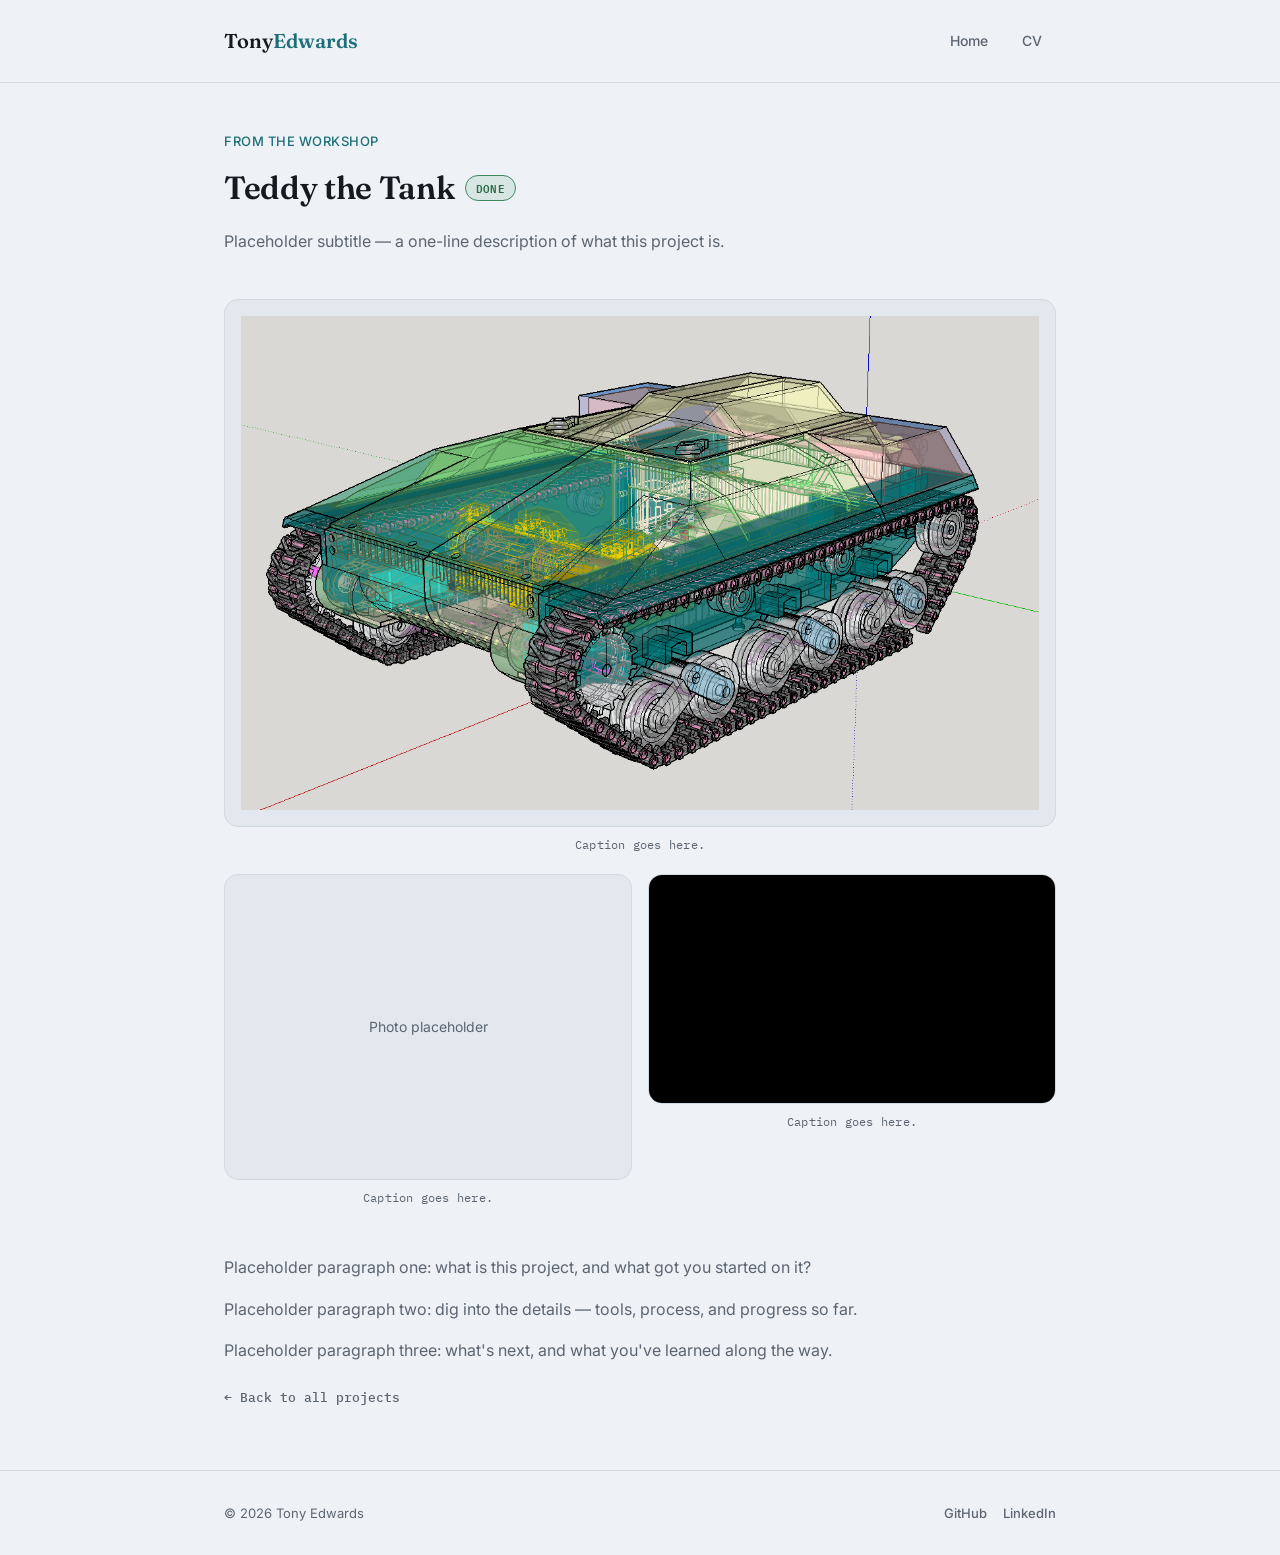
<file: projects/teddy-tank/index.html>
<!doctype html>
<html lang="en">
<head>
    <meta charset="utf-8" />
    <meta name="viewport" content="width=device-width,initial-scale=1" />
    <title>Teddy the Tank — Tony Edwards</title>
    <link rel="stylesheet" href="/style.css" />
    <link rel="icon" href="data:image/svg+xml,<svg xmlns=%22http://www.w3.org/2000/svg%22 viewBox=%220 0 100 100%22><text y=%22.9em%22 font-size=%2290%22>%F0%9F%91%8B</text></svg>" />
</head>
<body>
    <header class="site-header">
        <div class="wrap">
            <a class="wordmark" href="/">Tony<span>Edwards</span></a>
            <nav class="main-nav" aria-label="Primary navigation">
                <a href="/">Home</a>
                <a href="/cv.html">CV</a>
            </nav>
        </div>
    </header>

    <main class="wrap">
        <div class="project-hero">
            <span class="kicker">From the Workshop</span>
            <div class="title-row">
                <h1>Teddy the Tank</h1>
                <span class="status-tag status-done">DONE</span>
            </div>
            <p class="lead" style="color:var(--ink-soft)">Placeholder subtitle — a one-line description of what this project is.</p>
        </div>

        <figure class="media-figure">
            <div class="project-media"><img src="images/xray.png"/></div>
            <figcaption>Caption goes here.</figcaption>
        </figure>

        <div class="gallery-row">
            <figure class="media-figure">
                <div class="project-media">Photo placeholder</div>
                <figcaption>Caption goes here.</figcaption>
            </figure>
            <figure class="media-figure">
                <div class="video-embed" style="margin:0">
                    <iframe src="https://www.youtube.com/embed/dQw4w9WgXcQ" title="Teddy the Tank demo video" allowfullscreen loading="lazy"></iframe>
                </div>
                <figcaption>Caption goes here.</figcaption>
            </figure>
        </div>

        <div class="project-body">
            <p>
                Placeholder paragraph one: what is this project, and what got you started on it?
            </p>
            <p>
                Placeholder paragraph two: dig into the details — tools, process, and progress so far.
            </p>
            <p>
                Placeholder paragraph three: what's next, and what you've learned along the way.
            </p>

            <a class="back-link" href="/index.html#workshop">← Back to all projects</a>
        </div>
    </main>

    <footer class="site-footer">
        <div class="wrap">
            <div class="small">© <span id="year">2026</span> Tony Edwards</div>
            <div class="social-links">
                <a href="https://github.com/tedwards947">GitHub</a>
                <a href="https://www.linkedin.com/in/tedwards947/">LinkedIn</a>
            </div>
        </div>
    </footer>

    <script>document.getElementById('year').textContent = new Date().getFullYear();</script>
</body>
</html>
</file>
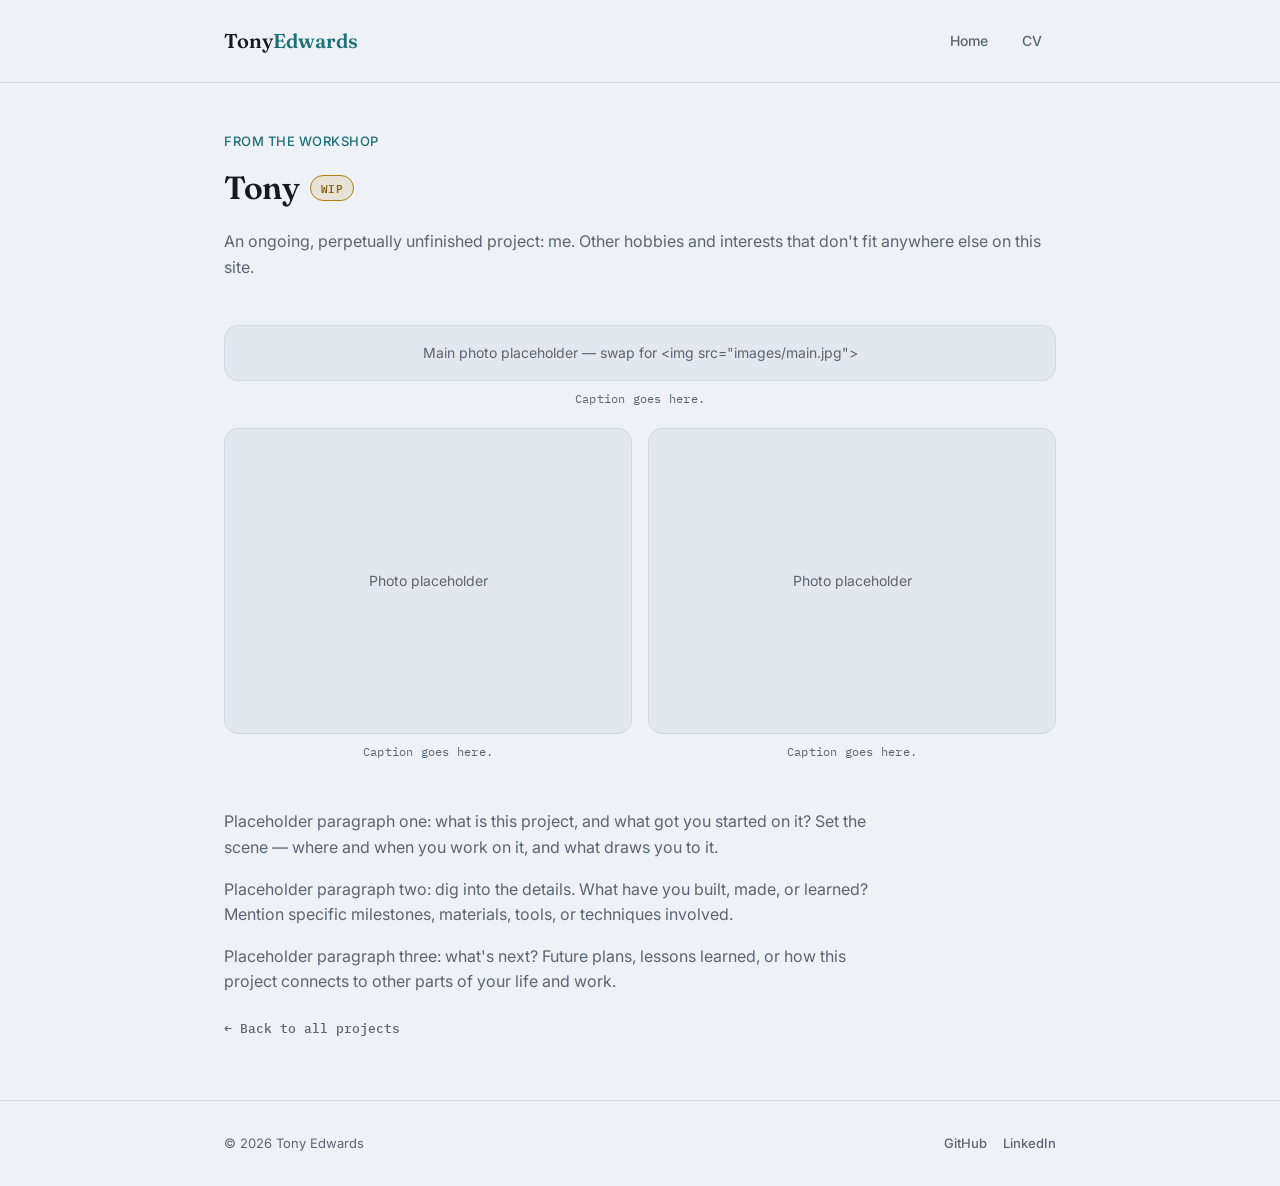
<file: projects/tony/index.html>
<!doctype html>
<html lang="en">
<head>
    <meta charset="utf-8" />
    <meta name="viewport" content="width=device-width,initial-scale=1" />
    <title>Tony — Tony Edwards</title>
    <link rel="stylesheet" href="/style.css" />
    <link rel="icon" href="data:image/svg+xml,<svg xmlns=%22http://www.w3.org/2000/svg%22 viewBox=%220 0 100 100%22><text y=%22.9em%22 font-size=%2290%22>%F0%9F%91%8B</text></svg>" />
</head>
<body>
    <header class="site-header">
        <div class="wrap">
            <a class="wordmark" href="/">Tony<span>Edwards</span></a>
            <nav class="main-nav" aria-label="Primary navigation">
                <a href="/">Home</a>
                <a href="/cv.html">CV</a>
            </nav>
        </div>
    </header>

    <main class="wrap">
        <div class="project-hero">
            <span class="kicker">From the Workshop</span>
            <div class="title-row">
                <h1>Tony</h1>
                <span class="status-tag status-wip">WIP</span>
            </div>
            <p class="lead" style="color:var(--ink-soft)">An ongoing, perpetually unfinished project: me. Other hobbies and interests that don't fit anywhere else on this site.</p>
        </div>

        <figure class="media-figure">
            <div class="project-media">Main photo placeholder — swap for &lt;img src="images/main.jpg"&gt;</div>
            <figcaption>Caption goes here.</figcaption>
        </figure>

        <div class="gallery-row">
            <figure class="media-figure">
                <div class="project-media">Photo placeholder</div>
                <figcaption>Caption goes here.</figcaption>
            </figure>
            <figure class="media-figure">
                <div class="project-media">Photo placeholder</div>
                <figcaption>Caption goes here.</figcaption>
            </figure>
        </div>

        <div class="project-body">
            <p>
                Placeholder paragraph one: what is this project, and what got you started on it?
                Set the scene — where and when you work on it, and what draws you to it.
            </p>
            <p>
                Placeholder paragraph two: dig into the details. What have you built, made, or learned?
                Mention specific milestones, materials, tools, or techniques involved.
            </p>
            <p>
                Placeholder paragraph three: what's next? Future plans, lessons learned, or how this
                project connects to other parts of your life and work.
            </p>

            <a class="back-link" href="/index.html#workshop">← Back to all projects</a>
        </div>
    </main>

    <footer class="site-footer">
        <div class="wrap">
            <div class="small">© <span id="year">2026</span> Tony Edwards</div>
            <div class="social-links">
                <a href="https://github.com/tedwards947">GitHub</a>
                <a href="https://www.linkedin.com/in/tedwards947/">LinkedIn</a>
            </div>
        </div>
    </footer>

    <script>document.getElementById('year').textContent = new Date().getFullYear();</script>
</body>
</html>
</file>
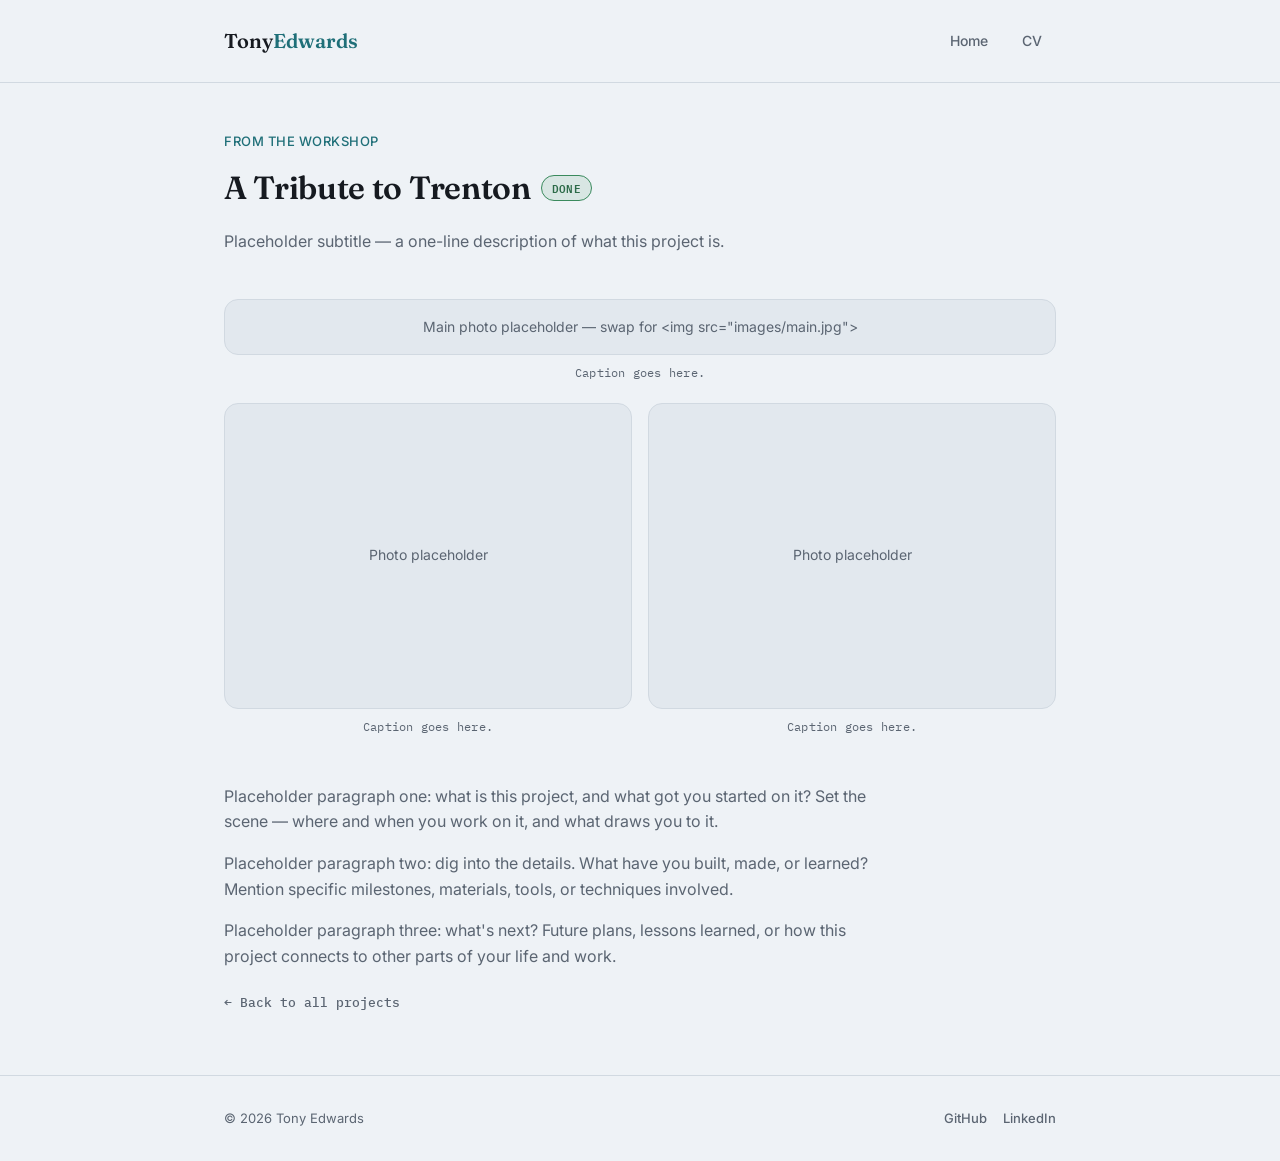
<file: projects/tribute-to-trenton/index.html>
<!doctype html>
<html lang="en">
<head>
    <meta charset="utf-8" />
    <meta name="viewport" content="width=device-width,initial-scale=1" />
    <title>A Tribute to Trenton — Tony Edwards</title>
    <link rel="stylesheet" href="/style.css" />
    <link rel="icon" href="data:image/svg+xml,<svg xmlns=%22http://www.w3.org/2000/svg%22 viewBox=%220 0 100 100%22><text y=%22.9em%22 font-size=%2290%22>%F0%9F%91%8B</text></svg>" />
</head>
<body>
    <header class="site-header">
        <div class="wrap">
            <a class="wordmark" href="/">Tony<span>Edwards</span></a>
            <nav class="main-nav" aria-label="Primary navigation">
                <a href="/">Home</a>
                <a href="/cv.html">CV</a>
            </nav>
        </div>
    </header>

    <main class="wrap">
        <div class="project-hero">
            <span class="kicker">From the Workshop</span>
            <div class="title-row">
                <h1>A Tribute to Trenton</h1>
                <span class="status-tag status-done">Done</span>
            </div>
            <p class="lead" style="color:var(--ink-soft)">Placeholder subtitle — a one-line description of what this project is.</p>
        </div>

        <figure class="media-figure">
            <div class="project-media">Main photo placeholder — swap for &lt;img src="images/main.jpg"&gt;</div>
            <figcaption>Caption goes here.</figcaption>
        </figure>

        <div class="gallery-row">
            <figure class="media-figure">
                <div class="project-media">Photo placeholder</div>
                <figcaption>Caption goes here.</figcaption>
            </figure>
            <figure class="media-figure">
                <div class="project-media">Photo placeholder</div>
                <figcaption>Caption goes here.</figcaption>
            </figure>
        </div>

        <div class="project-body">
            <p>
                Placeholder paragraph one: what is this project, and what got you started on it?
                Set the scene — where and when you work on it, and what draws you to it.
            </p>
            <p>
                Placeholder paragraph two: dig into the details. What have you built, made, or learned?
                Mention specific milestones, materials, tools, or techniques involved.
            </p>
            <p>
                Placeholder paragraph three: what's next? Future plans, lessons learned, or how this
                project connects to other parts of your life and work.
            </p>

            <a class="back-link" href="/index.html#workshop">← Back to all projects</a>
        </div>
    </main>

    <footer class="site-footer">
        <div class="wrap">
            <div class="small">© <span id="year">2026</span> Tony Edwards</div>
            <div class="social-links">
                <a href="https://github.com/tedwards947">GitHub</a>
                <a href="https://www.linkedin.com/in/tedwards947/">LinkedIn</a>
            </div>
        </div>
    </footer>

    <script>document.getElementById('year').textContent = new Date().getFullYear();</script>
</body>
</html>
</file>
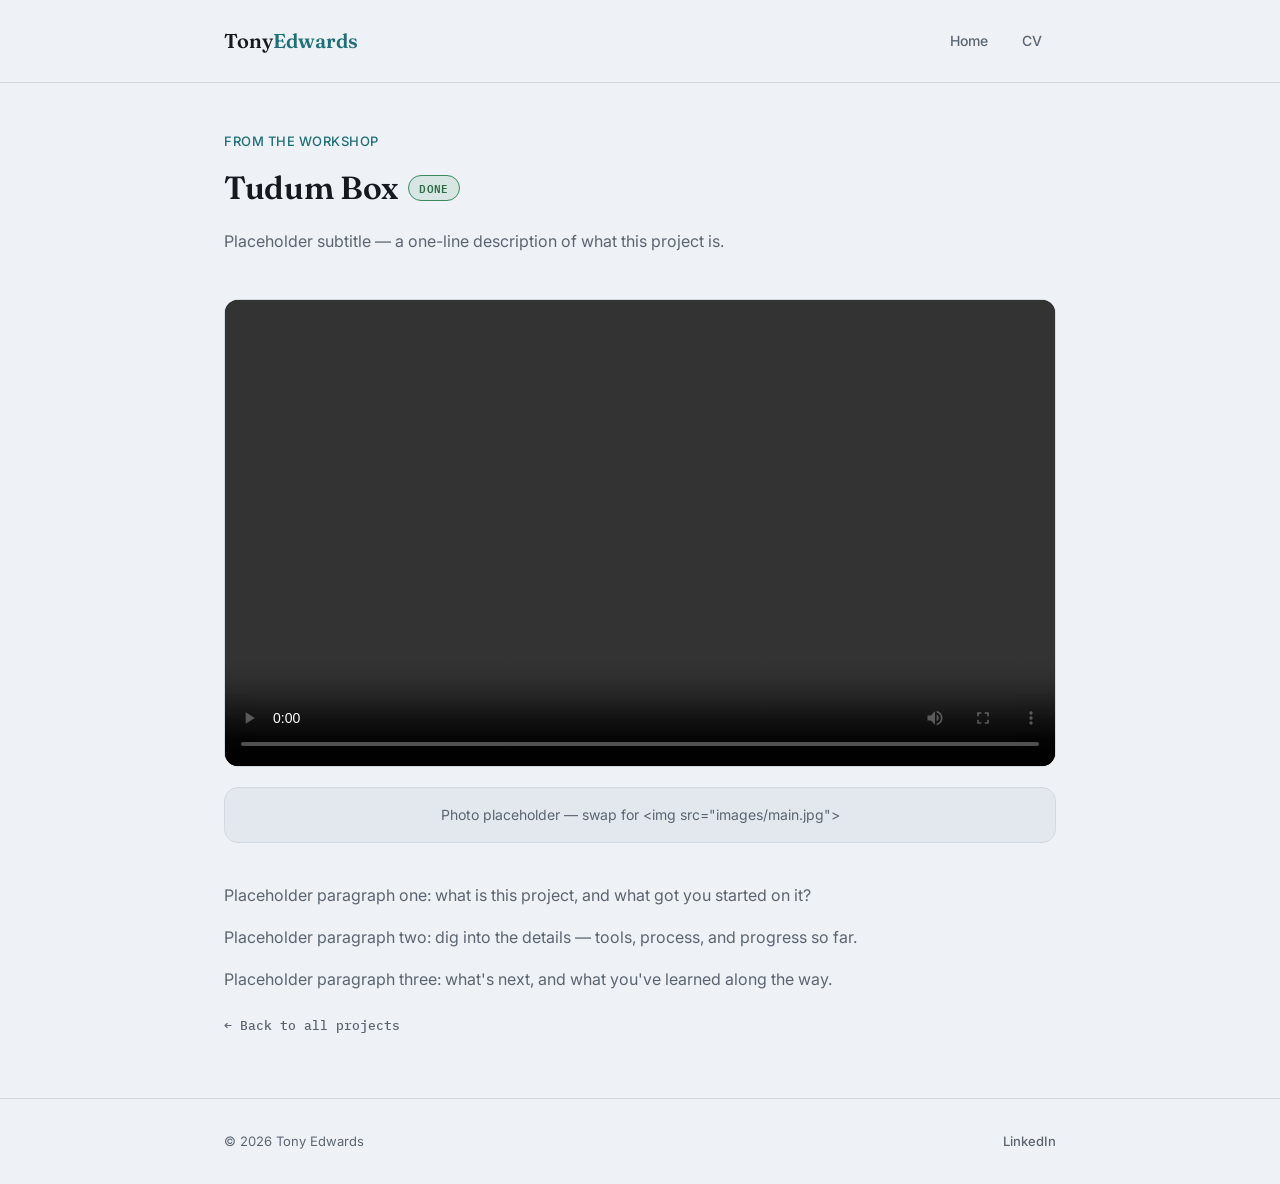
<file: projects/tudum-box/index.html>
<!doctype html>
<html lang="en">
<head>
    <meta charset="utf-8" />
    <meta name="viewport" content="width=device-width,initial-scale=1" />
    <title>Tudum Box — Tony Edwards</title>
    <link rel="stylesheet" href="/style.css" />
</head>
<body>
    <header class="site-header">
        <div class="wrap">
            <a class="wordmark" href="/">Tony<span>Edwards</span></a>
            <nav class="main-nav" aria-label="Primary navigation">
                <a href="/">Home</a>
                <a href="/cv.html">CV</a>
            </nav>
        </div>
    </header>

    <main class="wrap">
        <div class="project-hero">
            <span class="kicker">From the Workshop</span>
            <div class="title-row">
                <h1>Tudum Box</h1>
                <span class="status-tag status-done">DONE</span>
            </div>
            <p class="lead" style="color:var(--ink-soft)">Placeholder subtitle — a one-line description of what this project is.</p>
        </div>

        <div class="video-embed">
            <video controls preload="metadata" playsinline>
                <source src="https://github.com/tedwards947/matrixbox/assets/7747404/8bbe70ba-c29b-47f5-9afa-6fba602c5440" type="video/mp4">
                Your browser doesn't support embedded video. <a href="https://github.com/tedwards947/matrixbox/assets/7747404/8bbe70ba-c29b-47f5-9afa-6fba602c5440">Watch it here</a> instead.
            </video>
        </div>

        <div class="project-media">Photo placeholder — swap for &lt;img src="images/main.jpg"&gt;</div>

        <div class="project-body">
            <p>
                Placeholder paragraph one: what is this project, and what got you started on it?
            </p>
            <p>
                Placeholder paragraph two: dig into the details — tools, process, and progress so far.
            </p>
            <p>
                Placeholder paragraph three: what's next, and what you've learned along the way.
            </p>

            <a class="back-link" href="/index.html#workshop">← Back to all projects</a>
        </div>
    </main>

    <footer class="site-footer">
        <div class="wrap">
            <div class="small">© <span id="year">2026</span> Tony Edwards</div>
            <div class="social-links">
                <a href="https://linkedin.com/in/tedwards947" target="_blank" rel="noopener">LinkedIn</a>
            </div>
        </div>
    </footer>

    <script>document.getElementById('year').textContent = new Date().getFullYear();</script>
</body>
</html>
</file>
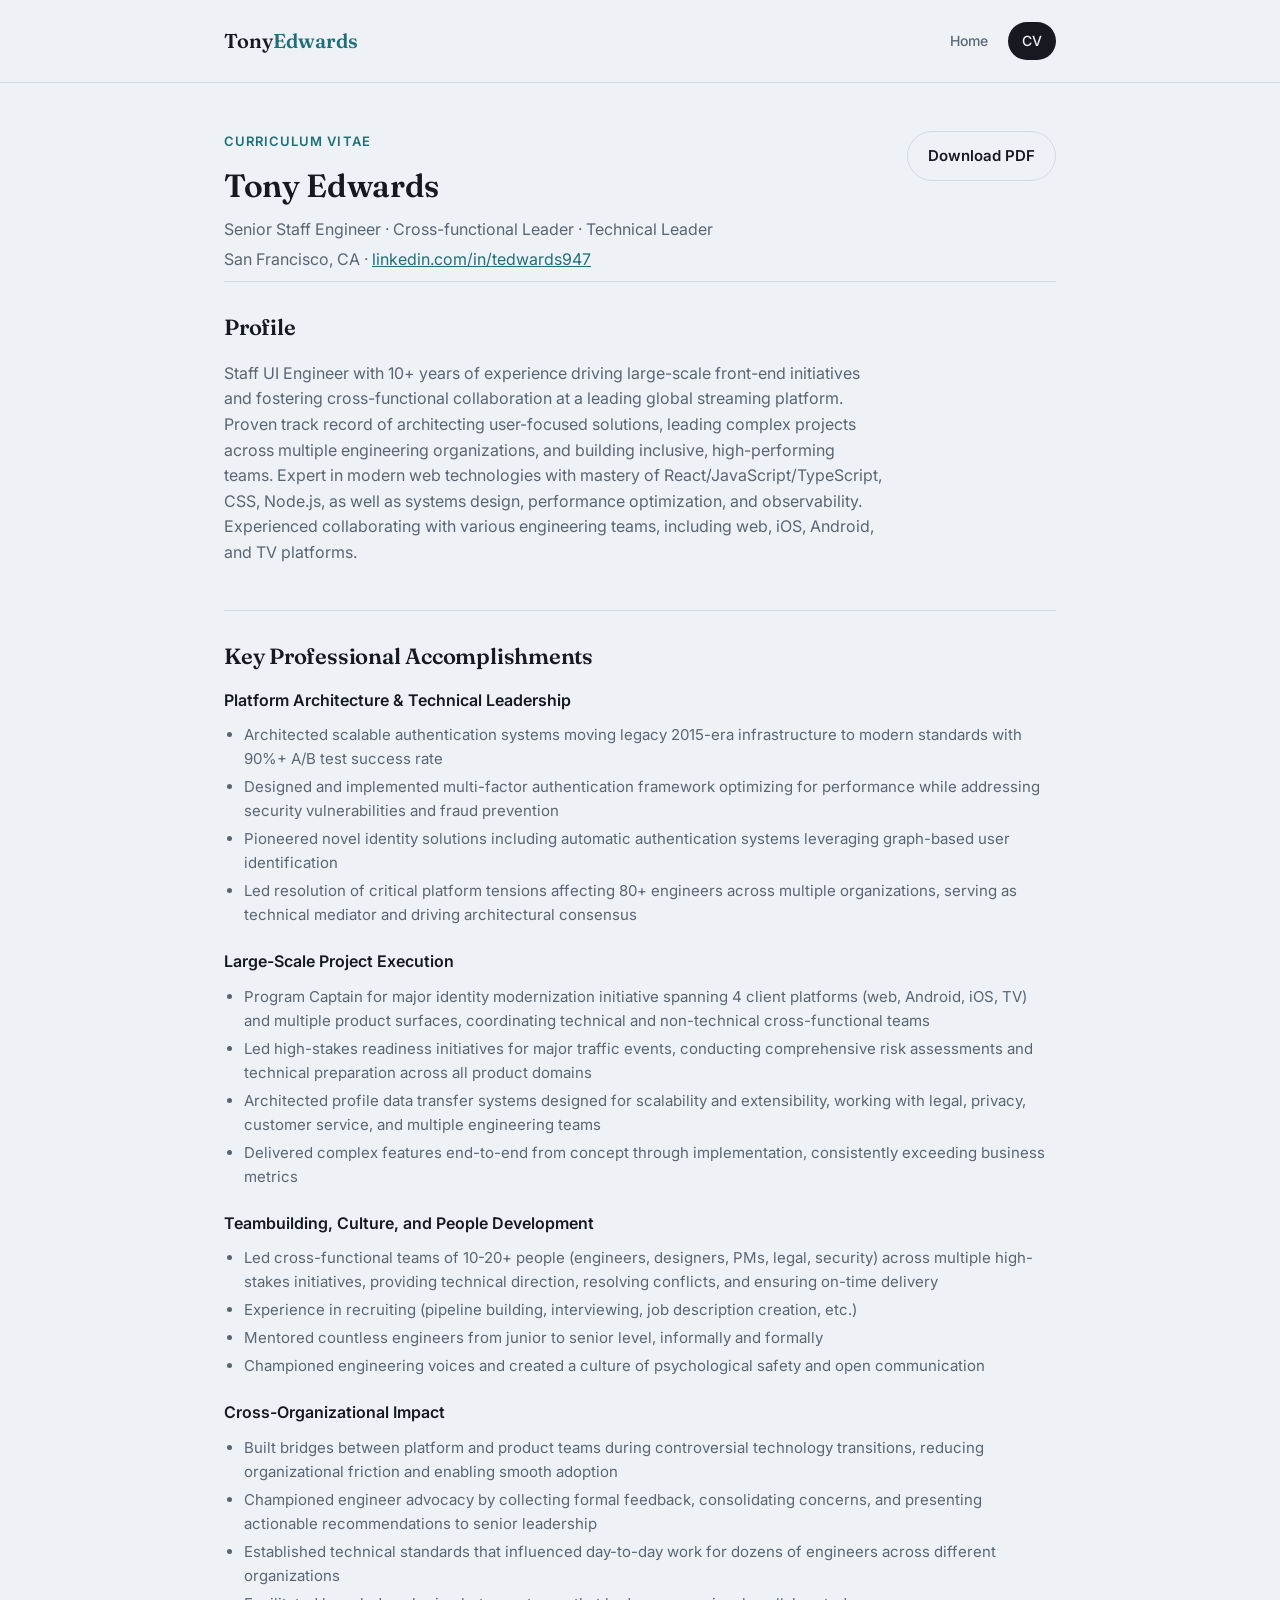
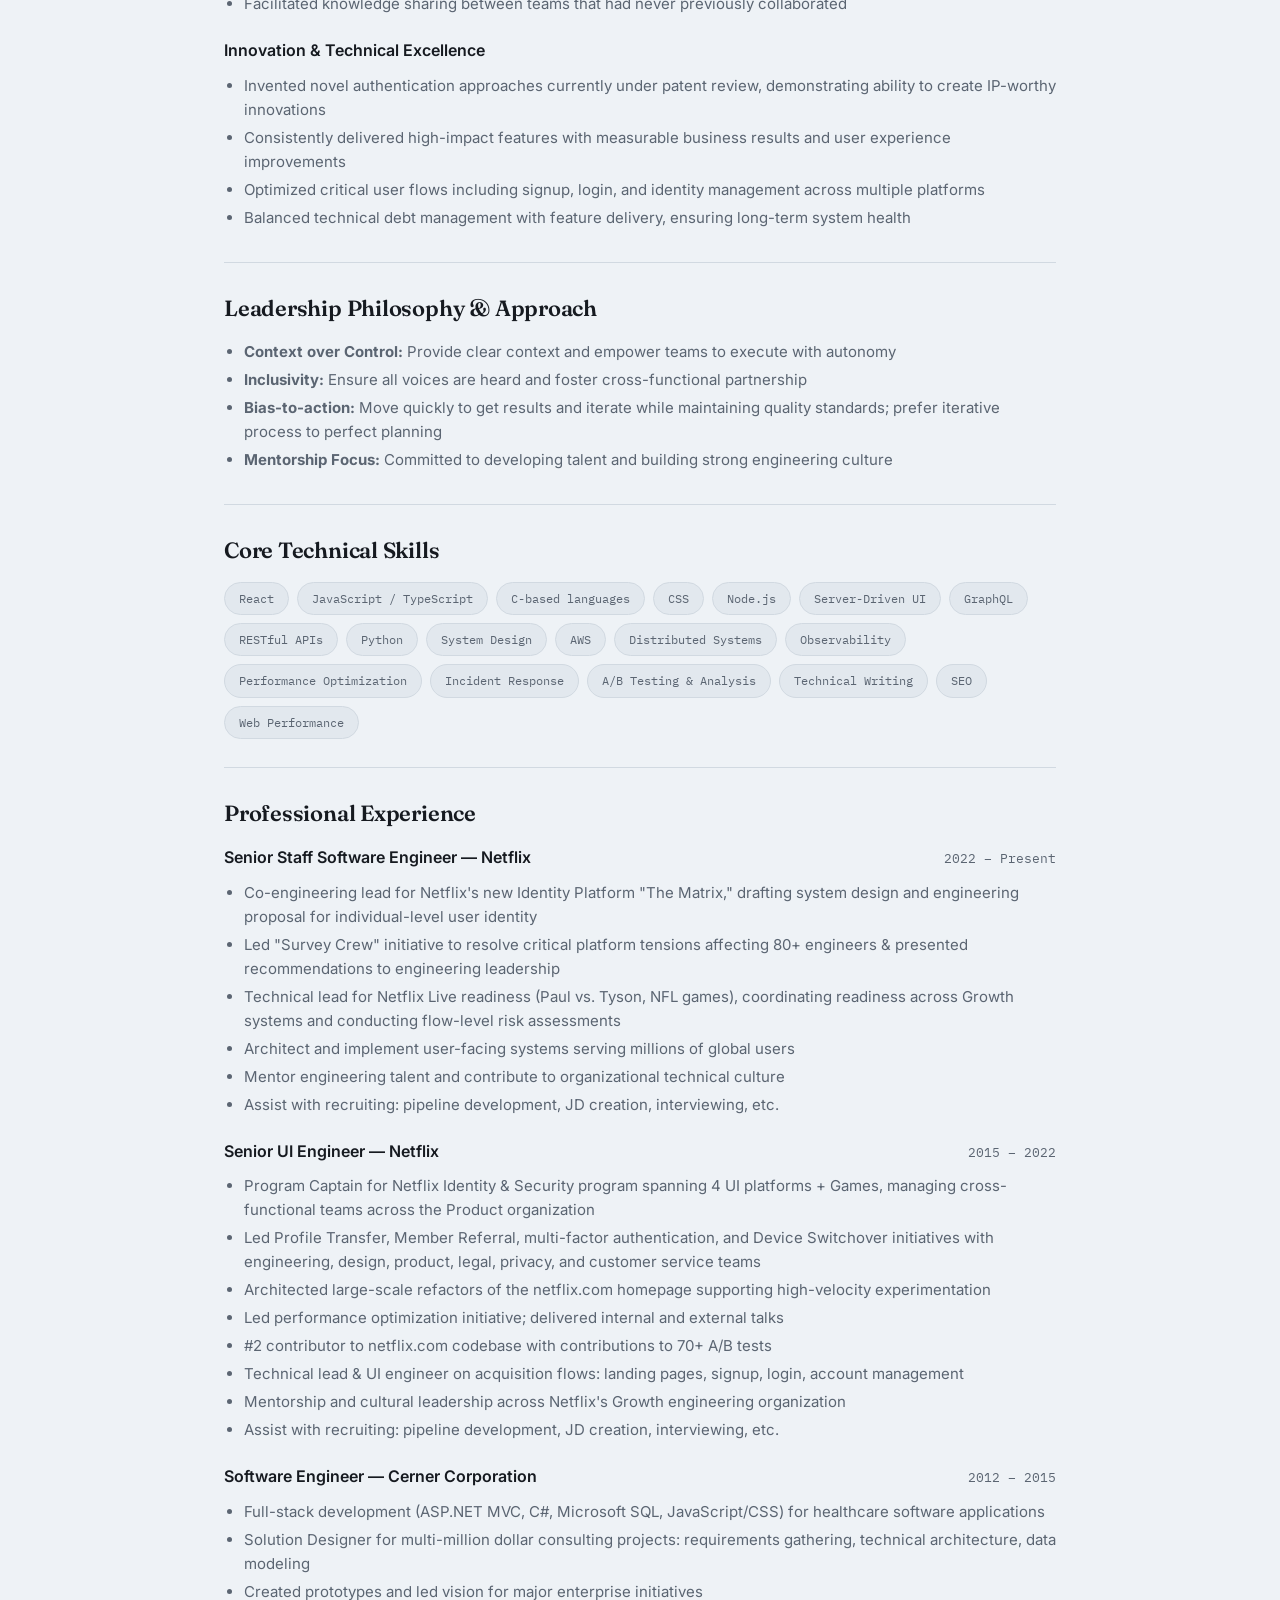
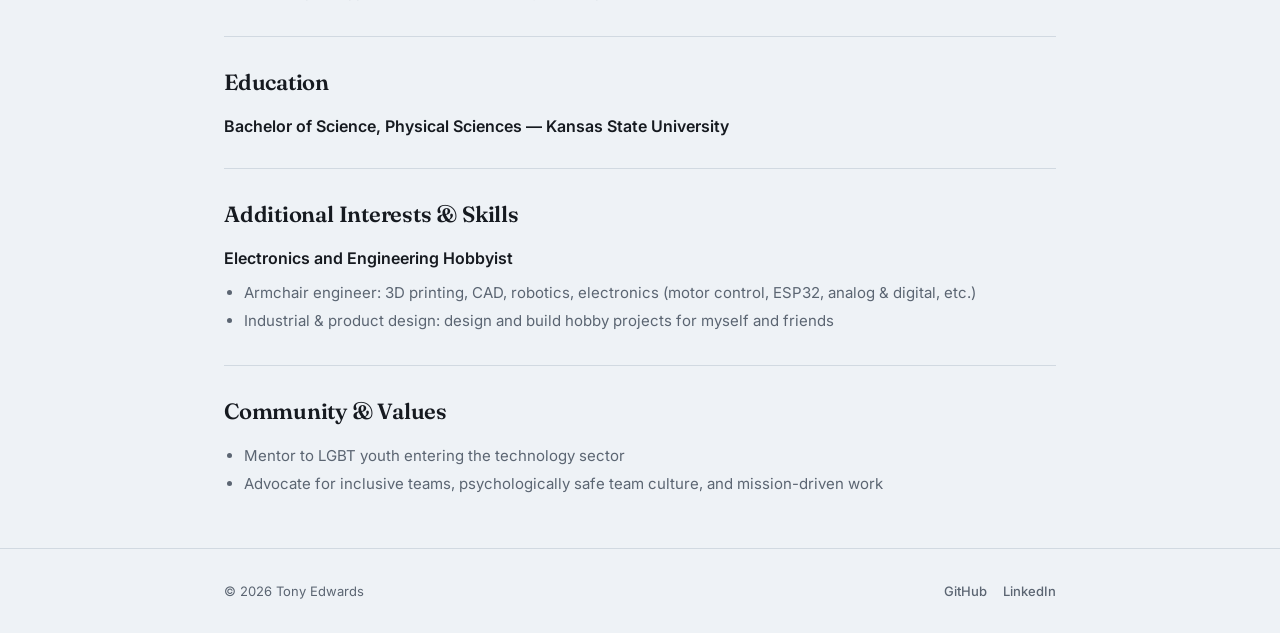
<file: cv.html>
<!doctype html>
<html lang="en">
<head>
    <meta charset="utf-8" />
    <meta name="viewport" content="width=device-width,initial-scale=1" />
    <title>CV — Tony Edwards</title>
    <meta name="description" content="Tony Edwards - CV" />
    <link rel="stylesheet" href="/style.css" />
    <link rel="icon" href="data:image/svg+xml,<svg xmlns=%22http://www.w3.org/2000/svg%22 viewBox=%220 0 100 100%22><text y=%22.9em%22 font-size=%2290%22>%F0%9F%91%8B</text></svg>" />
</head>
<body>
    <header class="site-header">
        <div class="wrap">
            <a class="wordmark" href="/">Tony<span>Edwards</span></a>
            <nav class="main-nav" aria-label="Primary navigation">
                <a href="/">Home</a>
                <a href="/cv.html" class="active">CV</a>
            </nav>
        </div>
    </header>

    <main class="wrap">
        <div class="cv-header">
            <div>
                <span class="kicker" style="display:block;font-size:13px;font-weight:600;letter-spacing:.08em;text-transform:uppercase;color:var(--accent);margin-bottom:8px">Curriculum Vitae</span>
                <h1 style="margin-bottom:4px">Tony Edwards</h1>
                <p class="lead">Senior Staff Engineer · Cross-functional Leader · Technical Leader</p>
                <p class="lead" style="margin-top:4px">San Francisco, CA · <a href="https://linkedin.com/in/tedwards947" target="_blank" rel="noopener">linkedin.com/in/tedwards947</a></p>
            </div>
            <a class="btn btn-outline" href="cv.pdf" target="_blank" rel="noopener">Download PDF</a>
        </div>

        <section class="cv-section">
            <h2>Profile</h2>
            <p style="color:var(--ink-soft);max-width:66ch">
                Staff UI Engineer with 10+ years of experience driving large-scale front-end initiatives
                and fostering cross-functional collaboration at a leading global streaming platform.
                Proven track record of architecting user-focused solutions, leading complex projects
                across multiple engineering organizations, and building inclusive, high-performing teams.
                Expert in modern web technologies with mastery of React/JavaScript/TypeScript, CSS,
                Node.js, as well as systems design, performance optimization, and observability.
                Experienced collaborating with various engineering teams, including web, iOS, Android,
                and TV platforms.
            </p>
        </section>

        <section class="cv-section">
            <h2>Key Professional Accomplishments</h2>

            <div class="cv-entry">
                <div class="row"><strong>Platform Architecture &amp; Technical Leadership</strong></div>
                <ul>
                    <li>Architected scalable authentication systems moving legacy 2015-era infrastructure to modern standards with 90%+ A/B test success rate</li>
                    <li>Designed and implemented multi-factor authentication framework optimizing for performance while addressing security vulnerabilities and fraud prevention</li>
                    <li>Pioneered novel identity solutions including automatic authentication systems leveraging graph-based user identification</li>
                    <li>Led resolution of critical platform tensions affecting 80+ engineers across multiple organizations, serving as technical mediator and driving architectural consensus</li>
                </ul>
            </div>

            <div class="cv-entry">
                <div class="row"><strong>Large-Scale Project Execution</strong></div>
                <ul>
                    <li>Program Captain for major identity modernization initiative spanning 4 client platforms (web, Android, iOS, TV) and multiple product surfaces, coordinating technical and non-technical cross-functional teams</li>
                    <li>Led high-stakes readiness initiatives for major traffic events, conducting comprehensive risk assessments and technical preparation across all product domains</li>
                    <li>Architected profile data transfer systems designed for scalability and extensibility, working with legal, privacy, customer service, and multiple engineering teams</li>
                    <li>Delivered complex features end-to-end from concept through implementation, consistently exceeding business metrics</li>
                </ul>
            </div>

            <div class="cv-entry">
                <div class="row"><strong>Teambuilding, Culture, and People Development</strong></div>
                <ul>
                    <li>Led cross-functional teams of 10-20+ people (engineers, designers, PMs, legal, security) across multiple high-stakes initiatives, providing technical direction, resolving conflicts, and ensuring on-time delivery</li>
                    <li>Experience in recruiting (pipeline building, interviewing, job description creation, etc.)</li>
                    <li>Mentored countless engineers from junior to senior level, informally and formally</li>
                    <li>Championed engineering voices and created a culture of psychological safety and open communication</li>
                </ul>
            </div>

            <div class="cv-entry">
                <div class="row"><strong>Cross-Organizational Impact</strong></div>
                <ul>
                    <li>Built bridges between platform and product teams during controversial technology transitions, reducing organizational friction and enabling smooth adoption</li>
                    <li>Championed engineer advocacy by collecting formal feedback, consolidating concerns, and presenting actionable recommendations to senior leadership</li>
                    <li>Established technical standards that influenced day-to-day work for dozens of engineers across different organizations</li>
                    <li>Facilitated knowledge sharing between teams that had never previously collaborated</li>
                </ul>
            </div>

            <div class="cv-entry">
                <div class="row"><strong>Innovation &amp; Technical Excellence</strong></div>
                <ul>
                    <li>Invented novel authentication approaches currently under patent review, demonstrating ability to create IP-worthy innovations</li>
                    <li>Consistently delivered high-impact features with measurable business results and user experience improvements</li>
                    <li>Optimized critical user flows including signup, login, and identity management across multiple platforms</li>
                    <li>Balanced technical debt management with feature delivery, ensuring long-term system health</li>
                </ul>
            </div>
        </section>

        <section class="cv-section">
            <h2>Leadership Philosophy &amp; Approach</h2>
            <div class="cv-entry">
                <ul>
                    <li><strong>Context over Control:</strong> Provide clear context and empower teams to execute with autonomy</li>
                    <li><strong>Inclusivity:</strong> Ensure all voices are heard and foster cross-functional partnership</li>
                    <li><strong>Bias-to-action:</strong> Move quickly to get results and iterate while maintaining quality standards; prefer iterative process to perfect planning</li>
                    <li><strong>Mentorship Focus:</strong> Committed to developing talent and building strong engineering culture</li>
                </ul>
            </div>
        </section>

        <section class="cv-section">
            <h2>Core Technical Skills</h2>
            <div class="chip-list">
                <span class="chip">React</span>
                <span class="chip">JavaScript / TypeScript</span>
                <span class="chip">C-based languages</span>
                <span class="chip">CSS</span>
                <span class="chip">Node.js</span>
                <span class="chip">Server-Driven UI</span>
                <span class="chip">GraphQL</span>
                <span class="chip">RESTful APIs</span>
                <span class="chip">Python</span>
                <span class="chip">System Design</span>
                <span class="chip">AWS</span>
                <span class="chip">Distributed Systems</span>
                <span class="chip">Observability</span>
                <span class="chip">Performance Optimization</span>
                <span class="chip">Incident Response</span>
                <span class="chip">A/B Testing &amp; Analysis</span>
                <span class="chip">Technical Writing</span>
                <span class="chip">SEO</span>
                <span class="chip">Web Performance</span>
            </div>
        </section>

        <section class="cv-section">
            <h2>Professional Experience</h2>

            <div class="cv-entry">
                <div class="row">
                    <strong>Senior Staff Software Engineer — Netflix</strong>
                    <span class="meta">2022 – Present</span>
                </div>
                <ul>
                    <li>Co-engineering lead for Netflix's new Identity Platform "The Matrix," drafting system design and engineering proposal for individual-level user identity</li>
                    <li>Led "Survey Crew" initiative to resolve critical platform tensions affecting 80+ engineers &amp; presented recommendations to engineering leadership</li>
                    <li>Technical lead for Netflix Live readiness (Paul vs. Tyson, NFL games), coordinating readiness across Growth systems and conducting flow-level risk assessments</li>
                    <li>Architect and implement user-facing systems serving millions of global users</li>
                    <li>Mentor engineering talent and contribute to organizational technical culture</li>
                    <li>Assist with recruiting: pipeline development, JD creation, interviewing, etc.</li>
                </ul>
            </div>

            <div class="cv-entry">
                <div class="row">
                    <strong>Senior UI Engineer — Netflix</strong>
                    <span class="meta">2015 – 2022</span>
                </div>
                <ul>
                    <li>Program Captain for Netflix Identity &amp; Security program spanning 4 UI platforms + Games, managing cross-functional teams across the Product organization</li>
                    <li>Led Profile Transfer, Member Referral, multi-factor authentication, and Device Switchover initiatives with engineering, design, product, legal, privacy, and customer service teams</li>
                    <li>Architected large-scale refactors of the netflix.com homepage supporting high-velocity experimentation</li>
                    <li>Led performance optimization initiative; delivered internal and external talks</li>
                    <li>#2 contributor to netflix.com codebase with contributions to 70+ A/B tests</li>
                    <li>Technical lead &amp; UI engineer on acquisition flows: landing pages, signup, login, account management</li>
                    <li>Mentorship and cultural leadership across Netflix's Growth engineering organization</li>
                    <li>Assist with recruiting: pipeline development, JD creation, interviewing, etc.</li>
                </ul>
            </div>

            <div class="cv-entry">
                <div class="row">
                    <strong>Software Engineer — Cerner Corporation</strong>
                    <span class="meta">2012 – 2015</span>
                </div>
                <ul>
                    <li>Full-stack development (ASP.NET MVC, C#, Microsoft SQL, JavaScript/CSS) for healthcare software applications</li>
                    <li>Solution Designer for multi-million dollar consulting projects: requirements gathering, technical architecture, data modeling</li>
                    <li>Created prototypes and led vision for major enterprise initiatives</li>
                </ul>
            </div>
        </section>

        <section class="cv-section">
            <h2>Education</h2>
            <div class="cv-entry">
                <div class="row">
                    <strong>Bachelor of Science, Physical Sciences — Kansas State University</strong>
                </div>
            </div>
        </section>

        <section class="cv-section">
            <h2>Additional Interests &amp; Skills</h2>
            <div class="cv-entry">
                <div class="row"><strong>Electronics and Engineering Hobbyist</strong></div>
                <ul>
                    <li>Armchair engineer: 3D printing, CAD, robotics, electronics (motor control, ESP32, analog &amp; digital, etc.)</li>
                    <li>Industrial &amp; product design: design and build hobby projects for myself and friends</li>
                </ul>
            </div>
        </section>

        <section class="cv-section">
            <h2>Community &amp; Values</h2>
            <div class="cv-entry">
                <ul>
                    <li>Mentor to LGBT youth entering the technology sector</li>
                    <li>Advocate for inclusive teams, psychologically safe team culture, and mission-driven work</li>
                </ul>
            </div>
        </section>
    </main>

    <footer class="site-footer">
        <div class="wrap">
            <div class="small">© <span id="year">2026</span> Tony Edwards</div>
            <div class="social-links">
                <a href="https://github.com/tedwards947">GitHub</a>
                <a href="https://www.linkedin.com/in/tedwards947/">LinkedIn</a>
            </div>
        </div>
    </footer>

    <script>document.getElementById('year').textContent = new Date().getFullYear();</script>
</body>
</html>
</file>
<file: style.css>
@import url('https://fonts.googleapis.com/css2?family=Fraunces:opsz,wght@9..144,500;9..144,600&family=Inter:wght@400;500;600&family=IBM+Plex+Mono:wght@500;600&display=swap');

:root {
    --paper: #eef2f6;
    --paper-alt: #e2e8ee;
    --ink: #161a20;
    --ink-soft: #5b6572;
    --line: #d1d9e1;
    --accent: #1f6f78;
    --accent-soft: #aed4d8;
    --radius: 14px;
    --maxw: 880px;
    --mono: 'IBM Plex Mono', ui-monospace, SFMono-Regular, Menlo, monospace;
}

* {
    box-sizing: border-box
}

html,
body {
    height: 100%
}

body {
    margin: 0;
    font-family: 'Inter', ui-sans-serif, system-ui, -apple-system, sans-serif;
    background: var(--paper);
    color: var(--ink);
    line-height: 1.6;
}

h1,
h2,
h3 {
    font-family: 'Fraunces', Georgia, serif;
    font-weight: 600;
    color: var(--ink);
    margin: 0 0 14px;
    letter-spacing: -0.01em;
}

a {
    color: var(--accent)
}

.wrap {
    max-width: var(--maxw);
    margin: 0 auto;
    padding: 0 24px
}

@media (max-width:600px) {
    .wrap {
        padding: 0 28px
    }
}

/* header */
.site-header {
    border-bottom: 1px solid var(--line)
}

.site-header .wrap {
    display: flex;
    align-items: center;
    justify-content: space-between;
    padding: 22px 24px;
    gap: 16px;
}

.wordmark {
    font-family: 'Fraunces', serif;
    font-weight: 600;
    font-size: 20px;
    text-decoration: none;
    color: var(--ink)
}

.wordmark span {
    color: var(--accent)
}

nav.main-nav {
    display: flex;
    gap: 6px
}

nav.main-nav a {
    text-decoration: none;
    color: var(--ink-soft);
    font-weight: 500;
    font-size: 14px;
    padding: 8px 14px;
    border-radius: 999px;
}

nav.main-nav a:hover {
    background: var(--paper-alt);
    color: var(--ink)
}

nav.main-nav a.active {
    background: var(--ink);
    color: var(--paper)
}

/* hero */
.hero {
    padding-top: 64px;
    padding-bottom: 20px
}

@media (max-width:600px) {
    .hero {
        padding-top: 40px;
        padding-bottom: 12px
    }
}

.hero .kicker {
    display: inline-block;
    font-size: 13px;
    font-weight: 500;
    letter-spacing: .04em;
    text-transform: uppercase;
    color: var(--accent);
    margin-bottom: 6px;
}

.hero h1 {
    font-size: clamp(32px, 5vw, 52px);
    max-width: 14ch
}

.hero p.lead {
    font-size: 18px;
    color: var(--ink-soft);
    max-width: 60ch;
    margin: 0 0 26px
}

.hero .portrait {
    width: 96px;
    height: 96px;
    border-radius: 50%;
    overflow: hidden;
    background: linear-gradient(135deg, var(--accent-soft), var(--accent));
    margin-bottom: 24px;
    box-shadow: 0 8px 20px rgba(31, 111, 120, 0.22);
}

.hero .portrait img {
    width: 100%;
    height: 100%;
    object-fit: cover;
    display: block;
}

.btn-row {
    display: flex;
    gap: 12px;
    flex-wrap: wrap
}

.btn {
    display: inline-flex;
    align-items: center;
    gap: 8px;
    text-decoration: none;
    font-weight: 600;
    font-size: 15px;
    padding: 12px 20px;
    border-radius: 999px;
}

.btn-primary {
    background: var(--ink);
    color: var(--paper)
}

.btn-primary:hover {
    background: var(--accent)
}

.btn-outline {
    border: 1.5px solid var(--line);
    color: var(--ink)
}

.btn-outline:hover {
    border-color: var(--ink)
}

/* about */
.about {
    padding-top: 36px;
    padding-bottom: 36px
}

@media (max-width:600px) {
    .about {
        padding-top: 24px;
        padding-bottom: 24px
    }
}

.about p {
    color: var(--ink-soft);
    max-width: 64ch;
    font-size: 16px
}

.about .emoji {
    font-size: 20px;
    line-height: 1;
}

/* section heading */
.section-head {
    padding-top: 20px;
    margin-bottom: 8px
}

.section-head .kicker {
    display: block;
    font-size: 13px;
    font-weight: 500;
    letter-spacing: .04em;
    text-transform: uppercase;
    color: var(--accent);
    margin-bottom: 8px;
}

.section-head p {
    color: var(--ink-soft);
    margin: 0 0 8px;
    max-width: 60ch
}

/* workshop teaser list */
.workshop-list {
    display: flex;
    flex-direction: column;
    gap: 0;
    margin: 24px 0 60px;
    border-top: 1px solid var(--line)
}

.workshop-card {
    display: grid;
    grid-template-columns: 150px 1fr;
    gap: 24px;
    padding: 26px 0;
    border-bottom: 1px solid var(--line);
    text-decoration: none;
    color: inherit;
    transition: transform .15s ease;
}

.workshop-card:hover {
    transform: translateX(4px)
}

.workshop-card:hover h3 {
    color: var(--accent)
}

.workshop-photo {
    width: 150px;
    height: 150px;
    border-radius: 10px;
    overflow: hidden;
    background: var(--paper-alt);
    border: 1px solid var(--line);
    display: flex;
    align-items: center;
    justify-content: center;
    color: var(--ink-soft);
    font-size: 12px;
    text-align: center;
    padding: 8px;
    flex-shrink: 0;
}

.workshop-photo img {
    width: 100%;
    height: 100%;
    object-fit: contain
}

.workshop-text h3 {
    font-size: 20px;
    margin-bottom: 6px
}

.workshop-text p {
    color: var(--ink-soft);
    font-size: 15px;
    margin: 0 0 10px;
    max-width: 55ch
}

.workshop-text .go {
    font-family: var(--mono);
    font-size: 13px;
    font-weight: 500;
    color: var(--accent)
}

@media (max-width:600px) {
    .workshop-card {
        grid-template-columns: 1fr
    }

    .workshop-photo {
        width: 100%;
        height: 220px
    }
}

/* project detail page */
.project-hero {
    padding-top: 48px;
    padding-bottom: 8px
}

@media (max-width:600px) {
    .project-hero {
        padding-top: 32px;
        padding-bottom: 8px
    }
}

.project-hero .kicker {
    display: block;
    font-size: 13px;
    font-weight: 500;
    letter-spacing: .04em;
    text-transform: uppercase;
    color: var(--accent);
    margin-bottom: 10px;
}

.project-media {
    width: 100%;
    /* aspect-ratio: 16/9; */
    border-radius: var(--radius);
    overflow: hidden;
    background: var(--paper-alt);
    border: 1px solid var(--line);
    display: flex;
    align-items: center;
    justify-content: center;
    color: var(--ink-soft);
    font-size: 14px;
    text-align: center;
    padding: 16px;
    margin: 20px 0 8px;
}

.project-media img {
    display: block;
    width: auto;
    height: auto;
    max-width: 100%;
    max-height: 640px;
    margin: 0 auto;
}

.gallery-row {
    display: grid;
    grid-template-columns: 1fr 1fr;
    gap: 16px;
    margin: 16px 0
}

.gallery-row .project-media {
    margin: 0;
    aspect-ratio: 4/3;
}

.gallery-row .project-media img {
    width: 100%;
    height: 100%;
    max-width: none;
    max-height: none;
    object-fit: contain;
}

@media (max-width:600px) {
    .gallery-row {
        grid-template-columns: 1fr;
    }
}

.video-embed {
    aspect-ratio: 16/9;
    border-radius: var(--radius);
    overflow: hidden;
    border: 1px solid var(--line);
    margin: 20px 0
}

.video-embed iframe,
.video-embed video {
    width: 100%;
    height: 100%;
    border: 0;
    display: block;
    object-fit: contain;
    background: #000;
}

/* photo/video captions */
.media-figure {
    margin: 0;
}

.media-figure .project-media,
.media-figure .video-embed {
    margin-bottom: 0;
}

.media-figure figcaption {
    font-family: var(--mono);
    font-size: 12px;
    color: var(--ink-soft);
    text-align: center;
    margin: 8px 0 20px;
    letter-spacing: .02em;
}

.gallery-row .media-figure figcaption {
    margin: 8px 0 0;
}

.project-body {
    padding: 16px 0 40px
}

.project-body p {
    color: var(--ink-soft);
    font-size: 16px;
    max-width: 66ch
}

.back-link {
    display: inline-block;
    font-family: var(--mono);
    margin-top: 8px;
    font-weight: 500;
    font-size: 13px;
    text-decoration: none;
    color: var(--ink-soft)
}

.back-link:hover {
    color: var(--accent)
}

/* GitHub repo link (project pages) */
.repo-link {
    display: inline-flex;
    align-items: center;
    gap: 8px;
    font-family: var(--mono);
    font-size: 13px;
    font-weight: 600;
    letter-spacing: .02em;
    text-decoration: none;
    color: var(--paper);
    background: var(--ink);
    border: 1px solid var(--ink);
    padding: 9px 16px;
    border-radius: 999px;
    margin-top: 16px;
    transition: background .15s ease, border-color .15s ease, transform .15s ease;
}

.repo-link:hover {
    background: var(--accent);
    border-color: var(--accent);
    transform: translateY(-1px);
}

.repo-link svg {
    width: 16px;
    height: 16px;
    flex-shrink: 0;
    fill: currentColor;
}

/* CV page */
.cv-header {
    padding: 48px 0 8px;
    display: flex;
    justify-content: space-between;
    align-items: flex-start;
    gap: 16px;
    flex-wrap: wrap
}

@media (max-width:600px) {
    .cv-header {
        padding: 32px 0 8px
    }
}

.cv-header p.lead {
    color: var(--ink-soft);
    margin: 6px 0 0
}

.cv-section {
    padding: 28px 0;
    border-top: 1px solid var(--line)
}

.cv-section h2 {
    font-size: 22px
}

.cv-entry {
    margin-bottom: 22px
}

.cv-entry:last-child {
    margin-bottom: 0
}

.cv-entry .row {
    display: flex;
    justify-content: space-between;
    gap: 12px;
    flex-wrap: wrap;
    align-items: baseline
}

.cv-entry .row strong {
    font-size: 16px;
    font-weight: 600
}

.cv-entry .meta {
    font-family: var(--mono);
    color: var(--ink-soft);
    font-size: 13px;
    white-space: nowrap
}

@media (max-width:480px) {
    .cv-entry .row {
        flex-direction: column;
        align-items: flex-start;
        gap: 4px;
    }
}

.cv-entry .place {
    color: var(--ink-soft);
    font-size: 14px;
    margin-top: 2px
}

.cv-entry ul {
    color: var(--ink-soft);
    margin: 10px 0 0;
    padding-left: 20px;
    font-size: 15px
}

.cv-entry ul li {
    margin-bottom: 4px
}

.chip-list {
    display: flex;
    flex-wrap: wrap;
    gap: 8px
}

.chip {
    font-family: var(--mono);
    background: var(--paper-alt);
    border: 1px solid var(--line);
    color: var(--ink-soft);
    padding: 6px 14px;
    border-radius: 999px;
    font-size: 12px
}

/* title + status tag */
.title-row {
    display: flex;
    align-items: center;
    gap: 10px;
    flex-wrap: wrap;
    margin-bottom: 10px;
}

.title-row h1,
.title-row h3 {
    margin: 0;
}

.status-tag {
    display: inline-flex;
    align-items: center;
    font-family: var(--mono);
    font-size: 11px;
    font-weight: 600;
    letter-spacing: .04em;
    text-transform: uppercase;
    padding: 3px 10px;
    border-radius: 999px;
    border: 1px solid var(--line);
    background: var(--paper-alt);
    color: var(--ink-soft);
    white-space: nowrap;
}

.status-tag.status-done {
    background: rgba(58, 138, 93, 0.12);
    border-color: #3a8a5d;
    color: #2c6a48;
}

.status-tag.status-wip {
    background: rgba(176, 125, 23, 0.14);
    border-color: #b07d17;
    color: #8f6512;
}

.status-tag.status-paused {
    background: var(--paper-alt);
    border-color: var(--line);
    color: var(--ink-soft);
}

@media (max-width:480px) {
    .title-row {
        align-items: flex-start;
        gap: 8px;
    }
}

/* footer */
.site-footer {
    border-top: 1px solid var(--line);
    padding: 32px 0;
    margin-top: 20px
}

.site-footer .wrap {
    display: flex;
    justify-content: space-between;
    align-items: center;
    flex-wrap: wrap;
    gap: 12px
}

.site-footer .small {
    color: var(--ink-soft);
    font-size: 13px
}

.social-links {
    display: flex;
    gap: 16px
}

.social-links a {
    color: var(--ink-soft);
    text-decoration: none;
    font-size: 13px;
    font-weight: 500
}

.social-links a:hover {
    color: var(--accent)
}
</file>
